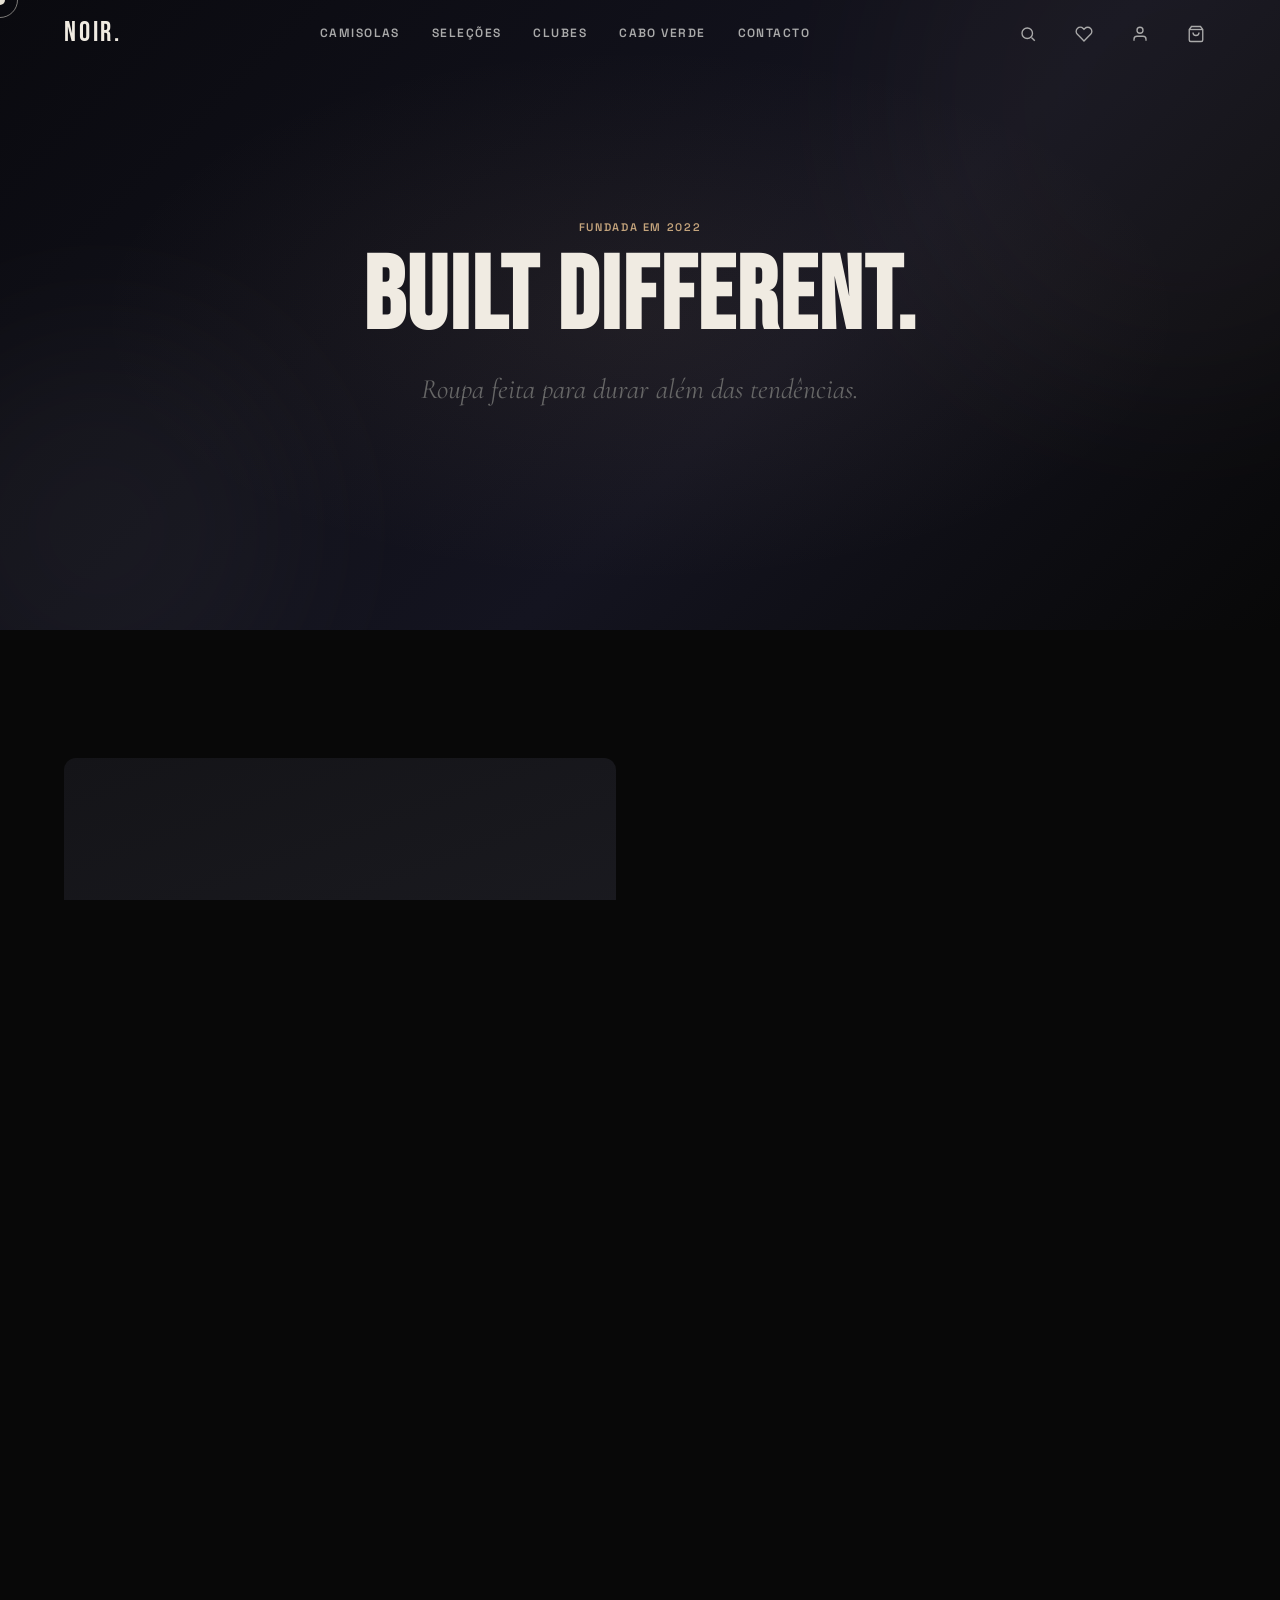
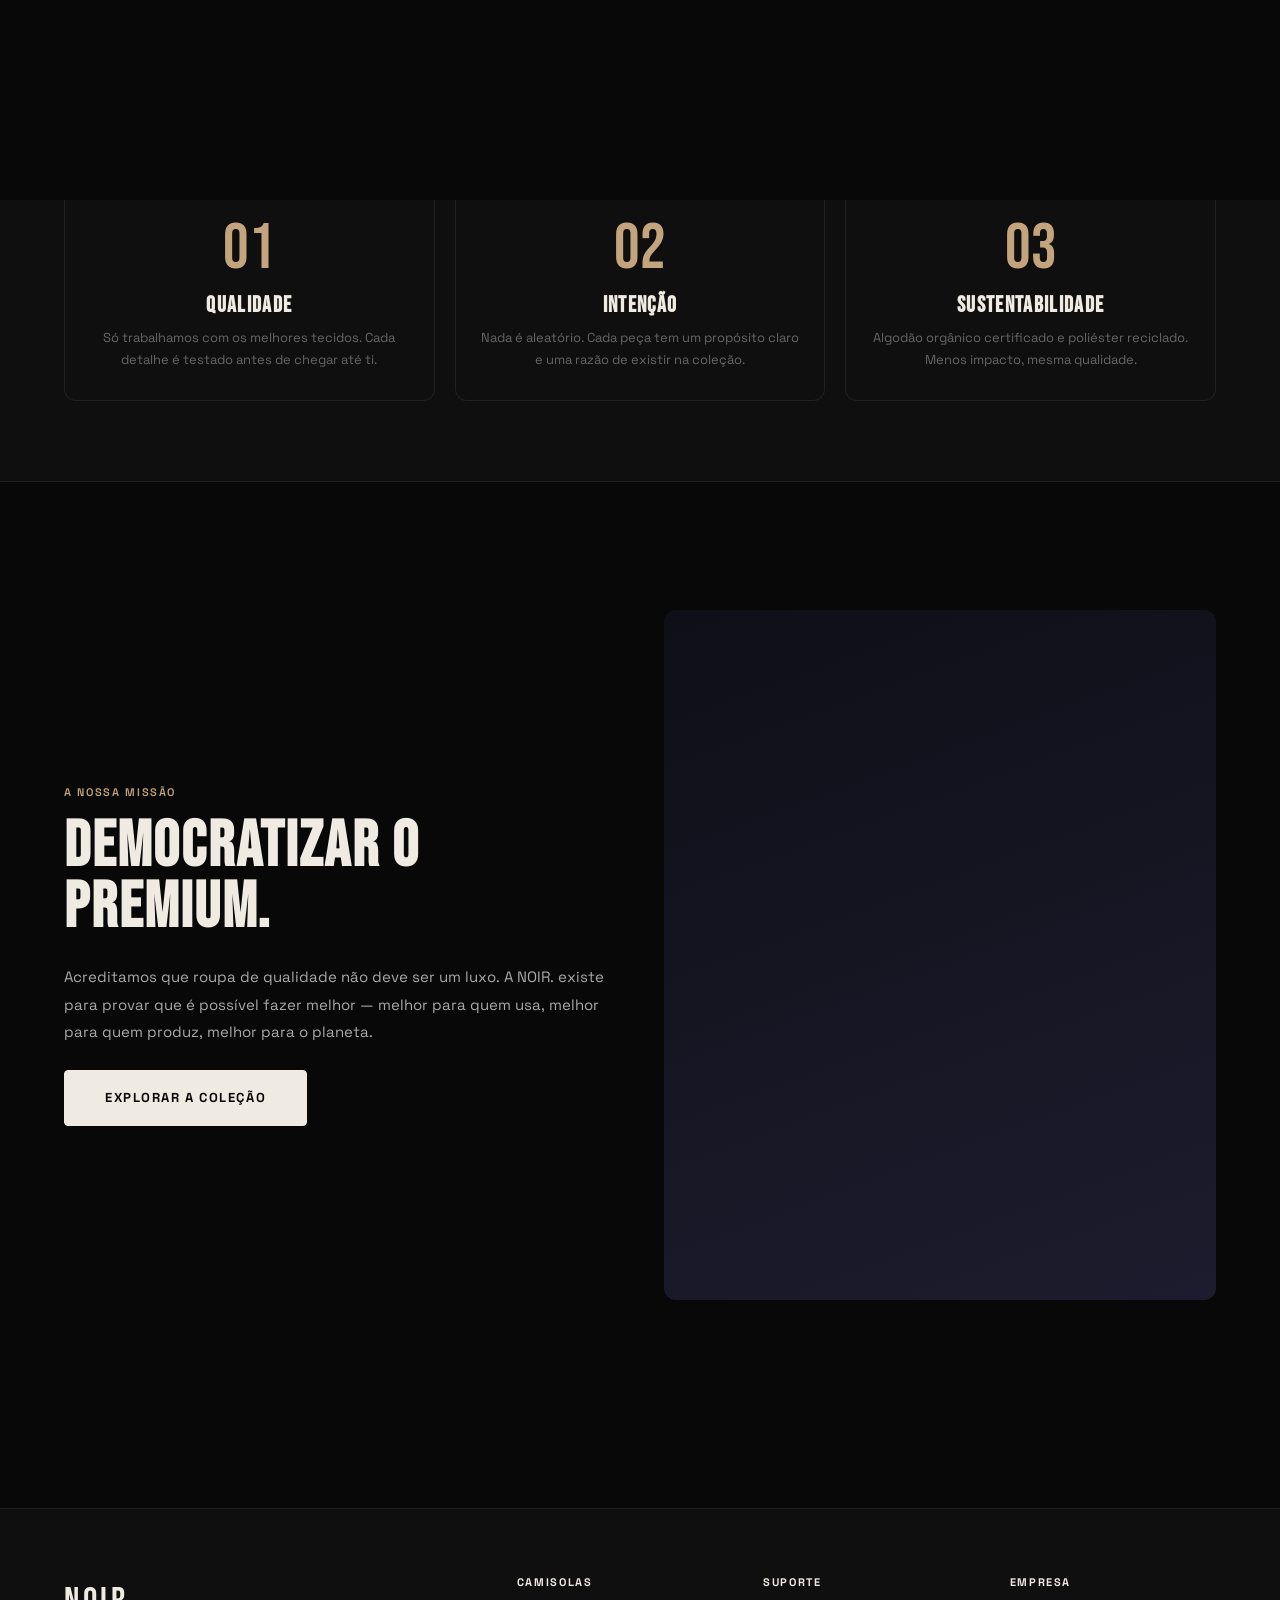
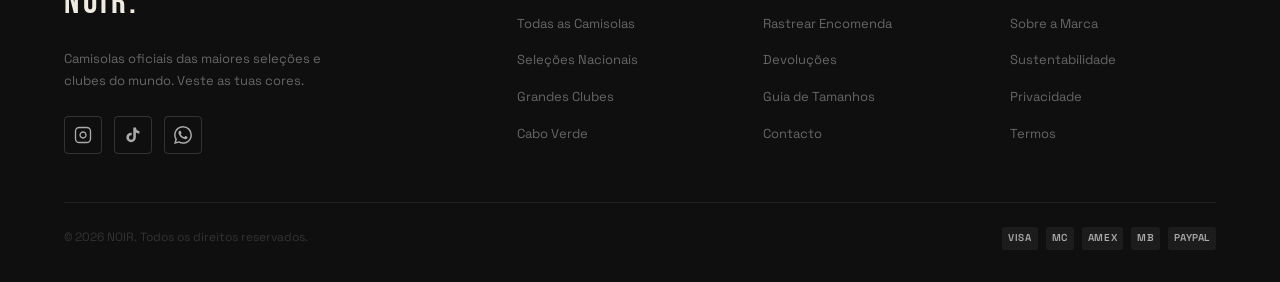
<file: about.html>
<!DOCTYPE html>
<html lang="pt">
<head>
  <meta charset="UTF-8">
  <meta name="viewport" content="width=device-width, initial-scale=1.0">
  <title>Sobre a Marca — NOIR.</title>
  <link rel="preconnect" href="https://fonts.googleapis.com">
  <link rel="stylesheet" href="css/main.css">
  <link rel="stylesheet" href="css/animations.css">
  <style>
    .about-hero {
      height: 70vh;
      min-height: 480px;
      background: linear-gradient(135deg, #0a0a0f 0%, #141420 60%, #080808 100%);
      display: flex;
      align-items: center;
      justify-content: center;
      text-align: center;
      position: relative;
      overflow: hidden;
    }
    .about-hero::after {
      content:'';
      position:absolute;
      inset:0;
      background: radial-gradient(ellipse at center, rgba(196,164,124,0.08) 0%, transparent 60%);
    }
    .values-grid {
      display: grid;
      grid-template-columns: repeat(3, 1fr);
      gap: var(--s5);
      margin-top: var(--s10);
    }
    .value-card {
      background: var(--bg-2);
      border: 1px solid var(--border);
      border-radius: var(--r4);
      padding: var(--s7, 28px) var(--s6);
      text-align: center;
    }
    .value-num {
      font-family: var(--font-display);
      font-size: 64px;
      color: var(--accent);
      line-height: 1;
      margin-bottom: var(--s3);
    }
    .split-section {
      display: grid;
      grid-template-columns: 1fr 1fr;
      gap: var(--s12);
      align-items: center;
    }
    .split-img {
      aspect-ratio: 4/5;
      background: var(--bg-3);
      border-radius: var(--r4);
      overflow: hidden;
    }
    @media (max-width: 900px) {
      .values-grid { grid-template-columns: 1fr 1fr; }
      .split-section { grid-template-columns: 1fr; }
    }
    @media (max-width: 600px) {
      .values-grid { grid-template-columns: 1fr; }
    }
  </style>
</head>
<body>
<div id="header"></div>

<!-- Hero -->
<section class="about-hero">
  <div class="bg-blob bg-blob-1"></div>
  <div class="bg-blob bg-blob-2"></div>
  <div style="position:relative;z-index:1;padding:0 var(--pad)">
    <div class="label reveal" style="color:var(--accent);margin-bottom:16px">Fundada em 2022</div>
    <h1 class="display-lg reveal">Built Different.</h1>
    <p class="editorial reveal" style="margin-top:20px;color:var(--text-3)">Roupa feita para durar além das tendências.</p>
  </div>
</section>

<!-- Story -->
<section class="section-lg">
  <div class="container">
    <div class="split-section">
      <div class="split-img reveal-left">
        <div class="product-placeholder ph-1" style="width:100%;height:100%"></div>
      </div>
      <div class="reveal-right">
        <div class="label" style="color:var(--accent);margin-bottom:16px">A Nossa História</div>
        <h2 class="display-md" style="margin-bottom:24px">Começou numa garagem em Lisboa.</h2>
        <p style="font-size:15px;color:var(--text-2);line-height:1.85;margin-bottom:16px">
          Em 2022, cansados de marcas que prometiam qualidade mas entregavam descartável, dois amigos decidiram criar a marca que queriam usar.
        </p>
        <p style="font-size:15px;color:var(--text-2);line-height:1.85;margin-bottom:16px">
          A NOIR. nasceu do princípio simples de que roupa de qualidade não precisa de ser inacessível. Cada peça é desenvolvida com obsessão pelos detalhes — desde a escolha do tecido ao último ponto de costura.
        </p>
        <p style="font-size:15px;color:var(--text-2);line-height:1.85">
          Hoje vestimos milhares de pessoas em Portugal e no mundo. Mas a obsessão pela qualidade mantém-se a mesma.
        </p>
      </div>
    </div>
  </div>
</section>

<!-- Values -->
<section class="section" style="background:var(--bg-2);border-top:1px solid var(--border);border-bottom:1px solid var(--border)">
  <div class="container">
    <div style="text-align:center;margin-bottom:var(--s10)">
      <div class="label reveal" style="color:var(--accent);margin-bottom:12px">Os nossos princípios</div>
      <h2 class="display-md reveal">O que nos move</h2>
    </div>
    <div class="values-grid">
      <div class="value-card reveal">
        <div class="value-num">01</div>
        <h3 style="font-family:var(--font-display);font-size:22px;letter-spacing:.06em;text-transform:uppercase;margin-bottom:8px">Qualidade</h3>
        <p style="font-size:13px;color:var(--text-3);line-height:1.7">Só trabalhamos com os melhores tecidos. Cada detalhe é testado antes de chegar até ti.</p>
      </div>
      <div class="value-card reveal delay-2">
        <div class="value-num">02</div>
        <h3 style="font-family:var(--font-display);font-size:22px;letter-spacing:.06em;text-transform:uppercase;margin-bottom:8px">Intenção</h3>
        <p style="font-size:13px;color:var(--text-3);line-height:1.7">Nada é aleatório. Cada peça tem um propósito claro e uma razão de existir na coleção.</p>
      </div>
      <div class="value-card reveal delay-4">
        <div class="value-num">03</div>
        <h3 style="font-family:var(--font-display);font-size:22px;letter-spacing:.06em;text-transform:uppercase;margin-bottom:8px">Sustentabilidade</h3>
        <p style="font-size:13px;color:var(--text-3);line-height:1.7">Algodão orgânico certificado e poliéster reciclado. Menos impacto, mesma qualidade.</p>
      </div>
    </div>
  </div>
</section>

<!-- Mission -->
<section class="section-lg">
  <div class="container">
    <div class="split-section">
      <div class="reveal">
        <div class="label" style="color:var(--accent);margin-bottom:16px">A Nossa Missão</div>
        <h2 class="display-md" style="margin-bottom:24px">Democratizar o premium.</h2>
        <p style="font-size:15px;color:var(--text-2);line-height:1.85;margin-bottom:24px">
          Acreditamos que roupa de qualidade não deve ser um luxo. A NOIR. existe para provar que é possível fazer melhor — melhor para quem usa, melhor para quem produz, melhor para o planeta.
        </p>
        <a href="shop.html" class="btn btn-primary btn-lg">Explorar a Coleção</a>
      </div>
      <div class="split-img reveal-right">
        <div class="product-placeholder ph-4" style="width:100%;height:100%"></div>
      </div>
    </div>
  </div>
</section>

<div id="footer"></div>
<script src="js/data.js"></script>
<script src="js/app.js"></script>
<script src="js/cart.js"></script>
</body>
</html>
</file>
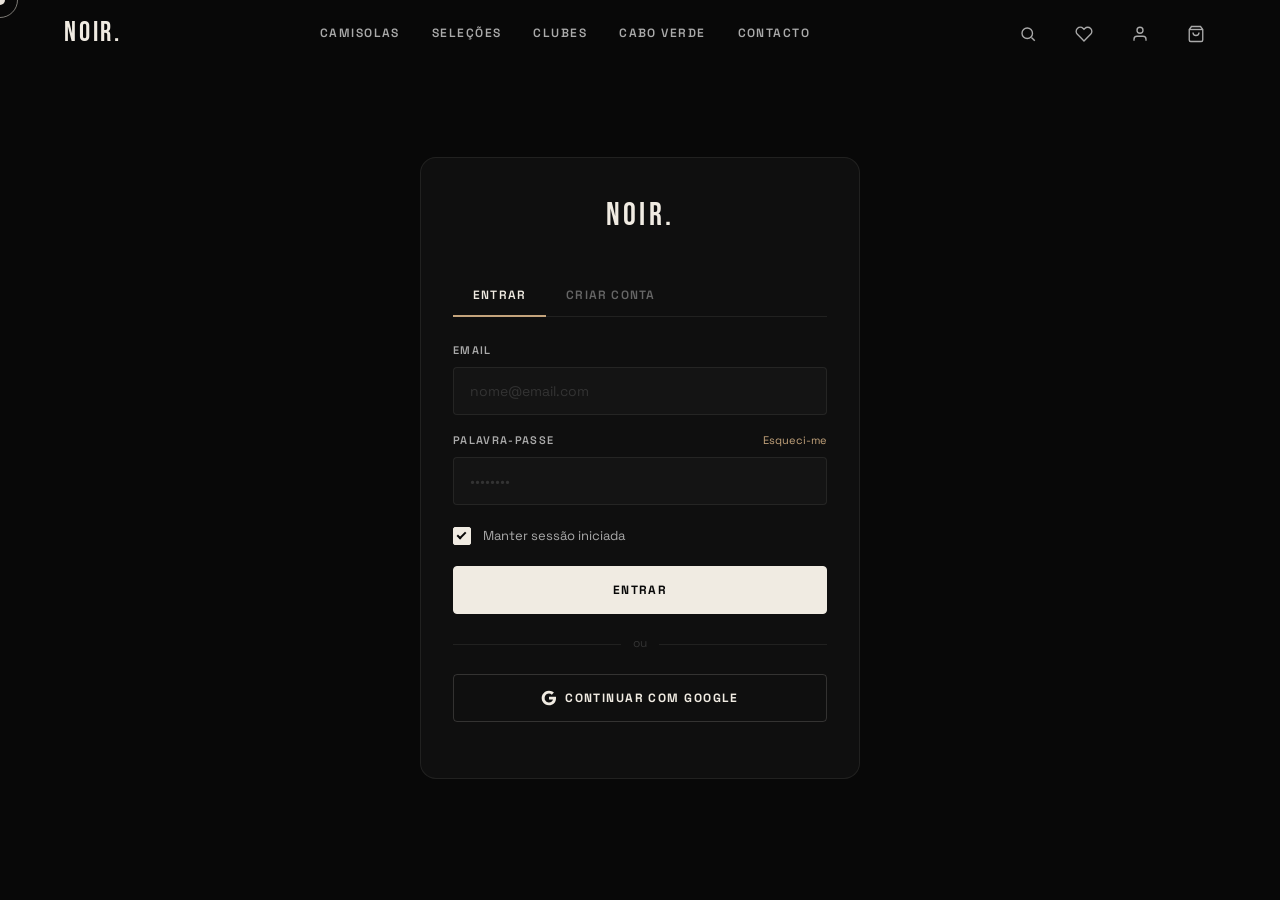
<file: account.html>
<!DOCTYPE html>
<html lang="pt">
<head>
  <meta charset="UTF-8">
  <meta name="viewport" content="width=device-width, initial-scale=1.0">
  <title>Conta — NOIR.</title>
  <link rel="preconnect" href="https://fonts.googleapis.com">
  <link rel="stylesheet" href="css/main.css">
  <link rel="stylesheet" href="css/animations.css">
  <style>
    .auth-wrap {
      min-height: 100vh;
      display: flex;
      align-items: center;
      justify-content: center;
      padding: calc(var(--nav-h) + var(--s8)) var(--pad) var(--s16);
    }
    .auth-card {
      width: 100%;
      max-width: 440px;
      background: var(--bg-2);
      border: 1px solid var(--border);
      border-radius: var(--r5);
      padding: var(--s8);
    }
    .auth-logo {
      font-family: var(--font-display);
      font-size: 32px;
      letter-spacing: .1em;
      text-align: center;
      margin-bottom: var(--s8);
      color: var(--text);
    }
  </style>
</head>
<body>
<div id="header"></div>

<div class="auth-wrap">
  <div class="auth-card">
    <div class="auth-logo">NOIR.</div>

    <!-- Tabs -->
    <div class="tabs" id="authTabs">
      <button class="tab-btn active" data-tab="login">Entrar</button>
      <button class="tab-btn" data-tab="register">Criar Conta</button>
    </div>

    <div id="authPanels">
      <!-- Login -->
      <div class="tab-panel active" data-panel="login" style="padding-top:var(--s6)">
        <form id="loginForm">
          <div class="form-group" style="margin-bottom:var(--s4)">
            <label class="form-label">Email</label>
            <input type="email" class="form-input" placeholder="nome@email.com" required>
          </div>
          <div class="form-group" style="margin-bottom:var(--s5)">
            <label class="form-label" style="display:flex;justify-content:space-between">
              Palavra-passe
              <a href="#" style="color:var(--accent);font-size:11px;letter-spacing:0;text-transform:none;font-weight:400">Esqueci-me</a>
            </label>
            <input type="password" class="form-input" placeholder="••••••••" required>
          </div>
          <label class="form-checkbox-wrap" style="margin-bottom:var(--s5)">
            <input type="checkbox" class="form-checkbox" checked>
            <span class="form-checkbox-label">Manter sessão iniciada</span>
          </label>
          <button type="submit" class="btn btn-primary btn-full">Entrar</button>
        </form>
        <div style="display:flex;align-items:center;gap:var(--s3);margin:var(--s5) 0">
          <div style="flex:1;height:1px;background:var(--border)"></div>
          <span style="font-size:12px;color:var(--text-4)">ou</span>
          <div style="flex:1;height:1px;background:var(--border)"></div>
        </div>
        <button class="btn btn-outline btn-full" onclick="showToast('Login social em breve!', 'default')">
          <svg width="16" height="16" viewBox="0 0 24 24"><path fill="currentColor" d="M22.56 12.25c0-.78-.07-1.53-.2-2.25H12v4.26h5.92c-.26 1.37-1.04 2.53-2.21 3.31v2.77h3.57c2.08-1.92 3.28-4.74 3.28-8.09z"/><path fill="currentColor" d="M12 23c2.97 0 5.46-.98 7.28-2.66l-3.57-2.77c-.98.66-2.23 1.06-3.71 1.06-2.86 0-5.29-1.93-6.16-4.53H2.18v2.84C3.99 20.53 7.7 23 12 23z"/><path fill="currentColor" d="M5.84 14.09c-.22-.66-.35-1.36-.35-2.09s.13-1.43.35-2.09V7.07H2.18C1.43 8.55 1 10.22 1 12s.43 3.45 1.18 4.93l2.85-2.22.81-.62z"/><path fill="currentColor" d="M12 5.38c1.62 0 3.06.56 4.21 1.64l3.15-3.15C17.45 2.09 14.97 1 12 1 7.7 1 3.99 3.47 2.18 7.07l3.66 2.84c.87-2.6 3.3-4.53 6.16-4.53z"/></svg>
          Continuar com Google
        </button>
      </div>

      <!-- Register -->
      <div class="tab-panel" data-panel="register" style="padding-top:var(--s6)">
        <form id="registerForm">
          <div class="form-row" style="margin-bottom:var(--s4)">
            <div class="form-group">
              <label class="form-label">Nome</label>
              <input type="text" class="form-input" placeholder="João" required>
            </div>
            <div class="form-group">
              <label class="form-label">Apelido</label>
              <input type="text" class="form-input" placeholder="Silva" required>
            </div>
          </div>
          <div class="form-group" style="margin-bottom:var(--s4)">
            <label class="form-label">Email</label>
            <input type="email" class="form-input" placeholder="nome@email.com" required>
          </div>
          <div class="form-group" style="margin-bottom:var(--s4)">
            <label class="form-label">Palavra-passe</label>
            <input type="password" class="form-input" placeholder="Mínimo 8 caracteres" minlength="8" required>
          </div>
          <label class="form-checkbox-wrap" style="margin-bottom:var(--s5)">
            <input type="checkbox" class="form-checkbox">
            <span class="form-checkbox-label">Receber ofertas exclusivas e novidades</span>
          </label>
          <button type="submit" class="btn btn-primary btn-full">Criar Conta</button>
          <p style="font-size:11px;color:var(--text-4);margin-top:10px;text-align:center">
            Ao criar conta, aceitas os nossos <a href="#" style="color:var(--accent)">Termos</a> e <a href="#" style="color:var(--accent)">Privacidade</a>.
          </p>
        </form>
      </div>
    </div>
  </div>
</div>

<div id="footer" style="display:none"></div>
<script src="js/data.js"></script>
<script src="js/app.js"></script>
<script src="js/cart.js"></script>
<script>
document.getElementById('loginForm')?.addEventListener('submit', e => {
  e.preventDefault();
  showToast('Bem-vindo de volta!', 'success');
  setTimeout(() => window.location.href = 'index.html', 1200);
});
document.getElementById('registerForm')?.addEventListener('submit', e => {
  e.preventDefault();
  showToast('Conta criada com sucesso! Bem-vindo à NOIR.', 'success');
  setTimeout(() => window.location.href = 'index.html', 1200);
});
</script>
</body>
</html>
</file>
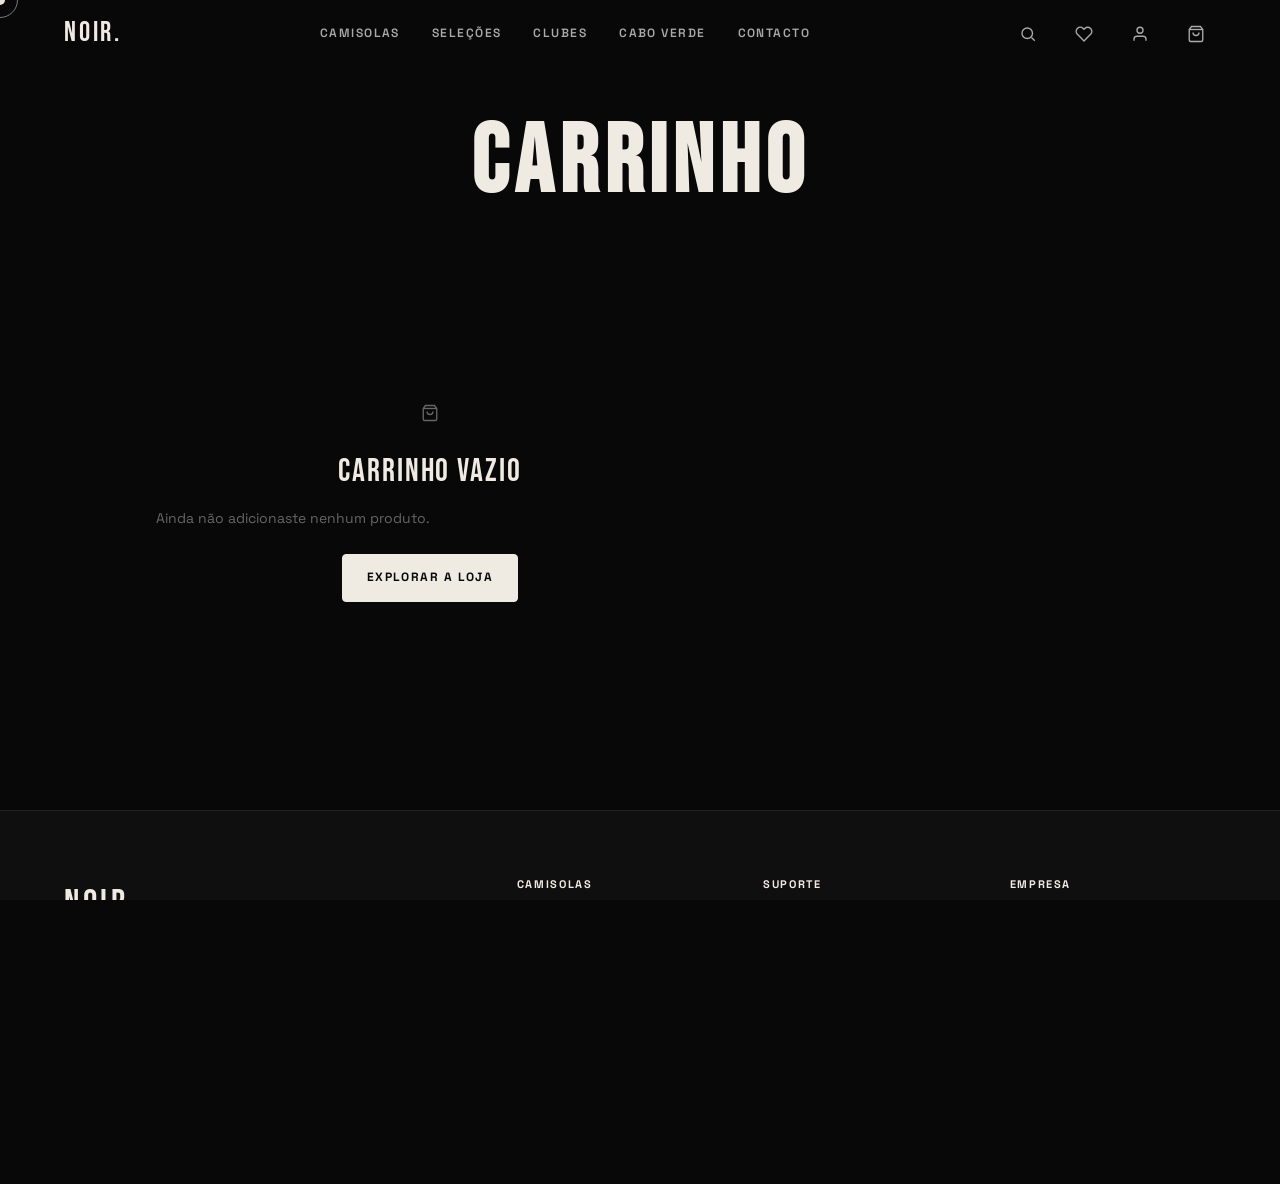
<file: cart.html>
<!DOCTYPE html>
<html lang="pt">
<head>
  <meta charset="UTF-8">
  <meta name="viewport" content="width=device-width, initial-scale=1.0">
  <title>Carrinho — NOIR.</title>
  <link rel="preconnect" href="https://fonts.googleapis.com">
  <link rel="stylesheet" href="css/main.css">
  <link rel="stylesheet" href="css/animations.css">
  <style>
    .cart-page-layout {
      display: grid;
      grid-template-columns: 1fr 380px;
      gap: var(--s10);
      align-items: start;
    }
    @media (max-width: 900px) {
      .cart-page-layout { grid-template-columns: 1fr; }
    }
  </style>
</head>
<body>
<div id="header"></div>

<div class="page-header">
  <div class="container">
    <h1 class="page-header-title">Carrinho</h1>
  </div>
</div>

<div class="container section-sm">
  <div class="cart-page-layout">
    <div id="cartPageItems"></div>
    <div id="cartPageSummary"></div>
  </div>
</div>

<div id="footer"></div>
<script src="js/data.js"></script>
<script src="js/app.js"></script>
<script src="js/cart.js"></script>
</body>
</html>
</file>
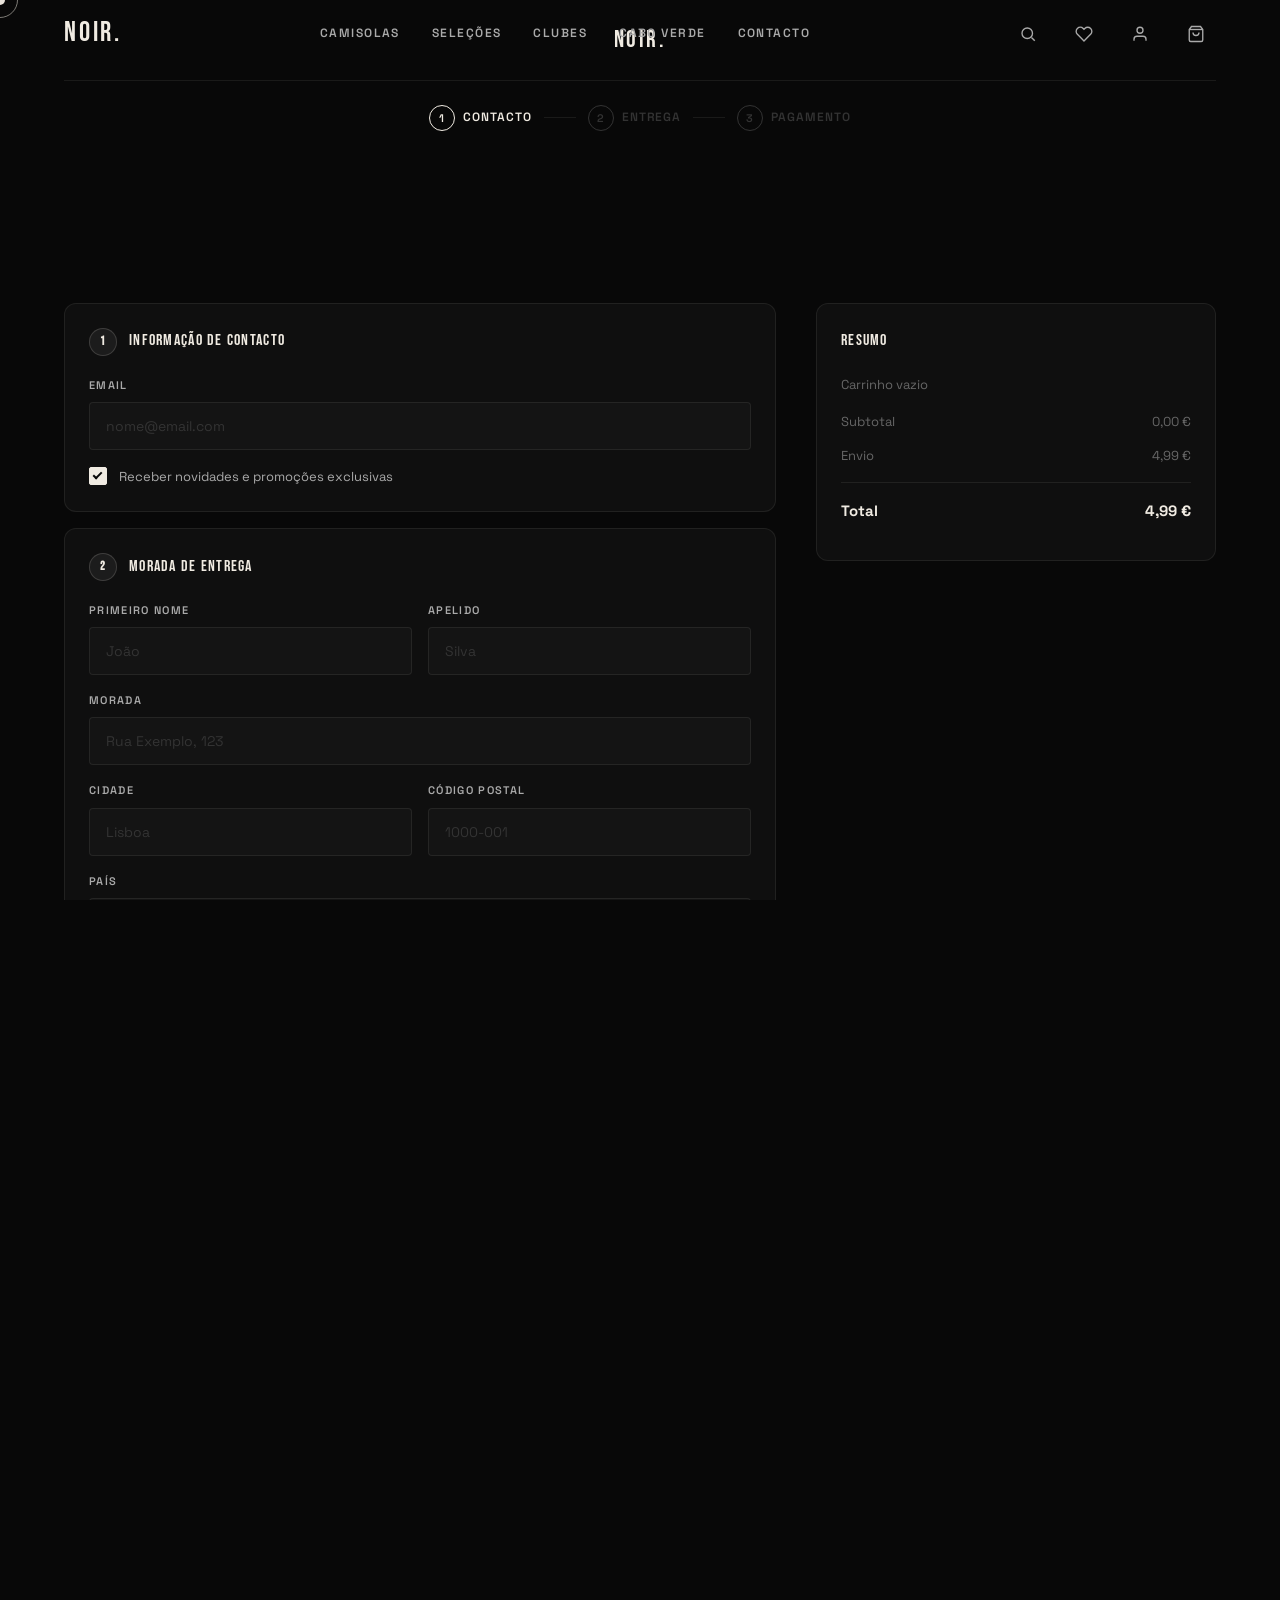
<file: checkout.html>
<!DOCTYPE html>
<html lang="pt">
<head>
  <meta charset="UTF-8">
  <meta name="viewport" content="width=device-width, initial-scale=1.0">
  <title>Checkout — NOIR.</title>
  <link rel="preconnect" href="https://fonts.googleapis.com">
  <link rel="stylesheet" href="css/main.css">
  <link rel="stylesheet" href="css/animations.css">
  <style>
    .checkout-layout {
      display: grid;
      grid-template-columns: 1fr 400px;
      gap: var(--s10);
      align-items: start;
      padding: calc(var(--nav-h) + var(--s10)) 0 var(--s16);
    }
    .checkout-form-section {
      background: var(--bg-2);
      border: 1px solid var(--border);
      border-radius: var(--r4);
      padding: var(--s6);
      margin-bottom: var(--s4);
    }
    .checkout-form-section-title {
      font-family: var(--font-display);
      font-size: 16px;
      letter-spacing: .08em;
      text-transform: uppercase;
      margin-bottom: var(--s5);
      display: flex;
      align-items: center;
      gap: var(--s3);
    }
    .step-circle {
      width: 28px; height: 28px;
      border-radius: 50%;
      background: var(--bg-4);
      border: 1.5px solid var(--border-2);
      display: flex;
      align-items: center;
      justify-content: center;
      font-size: 12px;
      font-weight: 700;
      flex-shrink: 0;
    }
    .payment-methods {
      display: grid;
      grid-template-columns: repeat(3, 1fr);
      gap: var(--s2);
      margin-bottom: var(--s5);
    }
    .payment-method {
      border: 1.5px solid var(--border);
      border-radius: var(--r3);
      padding: var(--s3);
      text-align: center;
      cursor: pointer;
      transition: all var(--t1);
      font-size: 12px;
      font-weight: 600;
      color: var(--text-3);
    }
    .payment-method:hover { border-color: var(--border-2); color: var(--text); }
    .payment-method.active { border-color: var(--accent); color: var(--text); background: rgba(196,164,124,0.06); }
    .payment-method-icon { font-size: 20px; margin-bottom: 4px; }
    @media (max-width: 900px) {
      .checkout-layout { grid-template-columns: 1fr; }
    }
    @media (max-width: 600px) {
      .payment-methods { grid-template-columns: 1fr 1fr; }
    }
  </style>
</head>
<body>
<div id="header"></div>

<div class="container">
  <!-- Logo centered for checkout -->
  <div style="text-align:center;padding:var(--s5) 0;border-bottom:1px solid var(--border)">
    <a href="index.html" style="font-family:var(--font-display);font-size:24px;letter-spacing:.1em;color:var(--text)">NOIR.</a>
  </div>

  <!-- Steps -->
  <div class="checkout-steps" style="padding:var(--s6) 0">
    <div class="checkout-step active" id="step1">
      <div class="step-num">1</div>
      <span>Contacto</span>
    </div>
    <div class="checkout-step-divider"></div>
    <div class="checkout-step" id="step2">
      <div class="step-num">2</div>
      <span>Entrega</span>
    </div>
    <div class="checkout-step-divider"></div>
    <div class="checkout-step" id="step3">
      <div class="step-num">3</div>
      <span>Pagamento</span>
    </div>
  </div>

  <div class="checkout-layout">
    <!-- Form -->
    <div>
      <!-- Contact -->
      <div class="checkout-form-section" id="sectionContact">
        <div class="checkout-form-section-title">
          <span class="step-circle">1</span> Informação de Contacto
        </div>
        <div class="form-group" style="margin-bottom:var(--s4)">
          <label class="form-label">Email</label>
          <input type="email" class="form-input" id="email" placeholder="nome@email.com" required>
        </div>
        <label class="form-checkbox-wrap">
          <input type="checkbox" class="form-checkbox" checked>
          <span class="form-checkbox-label">Receber novidades e promoções exclusivas</span>
        </label>
      </div>

      <!-- Shipping -->
      <div class="checkout-form-section" id="sectionShipping">
        <div class="checkout-form-section-title">
          <span class="step-circle">2</span> Morada de Entrega
        </div>
        <div class="form-row" style="margin-bottom:var(--s4)">
          <div class="form-group">
            <label class="form-label">Primeiro Nome</label>
            <input type="text" class="form-input" placeholder="João" required>
          </div>
          <div class="form-group">
            <label class="form-label">Apelido</label>
            <input type="text" class="form-input" placeholder="Silva" required>
          </div>
        </div>
        <div class="form-group" style="margin-bottom:var(--s4)">
          <label class="form-label">Morada</label>
          <input type="text" class="form-input" placeholder="Rua Exemplo, 123" required>
        </div>
        <div class="form-row" style="margin-bottom:var(--s4)">
          <div class="form-group">
            <label class="form-label">Cidade</label>
            <input type="text" class="form-input" placeholder="Lisboa" required>
          </div>
          <div class="form-group">
            <label class="form-label">Código Postal</label>
            <input type="text" class="form-input" placeholder="1000-001" required>
          </div>
        </div>
        <div class="form-group">
          <label class="form-label">País</label>
          <select class="form-select">
            <option value="PT" selected>Portugal</option>
            <option value="ES">Espanha</option>
            <option value="FR">França</option>
            <option value="DE">Alemanha</option>
            <option value="GB">Reino Unido</option>
          </select>
        </div>
        <div style="margin-top:var(--s5)">
          <div class="label" style="margin-bottom:var(--s3)">Método de Envio</div>
          <label style="display:flex;align-items:center;justify-content:space-between;padding:var(--s4);border:1.5px solid var(--accent);border-radius:var(--r3);cursor:pointer;margin-bottom:var(--s2)">
            <div style="display:flex;align-items:center;gap:var(--s3)">
              <input type="radio" name="shipping" checked style="accent-color:var(--accent)">
              <div>
                <div style="font-size:13px;font-weight:600">Standard · 3-5 dias úteis</div>
                <div style="font-size:12px;color:var(--text-3)">Grátis em encomendas acima de €80</div>
              </div>
            </div>
            <span style="font-size:13px;font-weight:600" id="shippingCost">€4.99</span>
          </label>
          <label style="display:flex;align-items:center;justify-content:space-between;padding:var(--s4);border:1px solid var(--border);border-radius:var(--r3);cursor:pointer">
            <div style="display:flex;align-items:center;gap:var(--s3)">
              <input type="radio" name="shipping" style="accent-color:var(--accent)">
              <div>
                <div style="font-size:13px;font-weight:600">Expresso · 1-2 dias úteis</div>
              </div>
            </div>
            <span style="font-size:13px;font-weight:600">€9.99</span>
          </label>
        </div>
      </div>

      <!-- Payment -->
      <div class="checkout-form-section" id="sectionPayment">
        <div class="checkout-form-section-title">
          <span class="step-circle">3</span> Pagamento
        </div>
        <div class="payment-methods">
          <div class="payment-method active" onclick="selectPayment(this,'card')">
            <div class="payment-method-icon">💳</div>
            Cartão
          </div>
          <div class="payment-method" onclick="selectPayment(this,'mbway')">
            <div class="payment-method-icon">📱</div>
            MBWay
          </div>
          <div class="payment-method" onclick="selectPayment(this,'paypal')">
            <div class="payment-method-icon">🅿️</div>
            PayPal
          </div>
        </div>

        <!-- Card fields -->
        <div id="cardFields">
          <div class="form-group" style="margin-bottom:var(--s4)">
            <label class="form-label">Número do Cartão</label>
            <input type="text" class="form-input" placeholder="0000 0000 0000 0000" maxlength="19" id="cardNum">
          </div>
          <div class="form-row">
            <div class="form-group">
              <label class="form-label">Validade</label>
              <input type="text" class="form-input" placeholder="MM/AA" maxlength="5">
            </div>
            <div class="form-group">
              <label class="form-label">CVV</label>
              <input type="text" class="form-input" placeholder="123" maxlength="4">
            </div>
          </div>
        </div>
        <!-- MBWay fields -->
        <div id="mbwayFields" style="display:none">
          <div class="form-group">
            <label class="form-label">Número de Telemóvel</label>
            <input type="tel" class="form-input" placeholder="+351 9XX XXX XXX">
          </div>
          <p style="font-size:13px;color:var(--text-3);margin-top:8px">Receberás uma notificação na app MBWay para confirmar o pagamento.</p>
        </div>
        <!-- PayPal -->
        <div id="paypalFields" style="display:none">
          <p style="font-size:13px;color:var(--text-3)">Serás redirecionado para o PayPal para completar o pagamento em segurança.</p>
        </div>

        <div style="margin-top:var(--s5);padding:var(--s3) var(--s4);background:var(--bg-3);border-radius:var(--r2);display:flex;align-items:center;gap:8px;font-size:12px;color:var(--text-3)">
          🔒 Os teus dados de pagamento são encriptados e 100% seguros.
        </div>
      </div>

      <button class="btn btn-primary btn-full btn-lg" onclick="placeOrder()">Confirmar Encomenda</button>
      <a href="cart.html" style="display:block;text-align:center;font-size:12px;color:var(--text-3);margin-top:12px">← Voltar ao carrinho</a>
    </div>

    <!-- Order summary sidebar -->
    <div style="position:sticky;top:calc(var(--nav-h) + var(--s6))">
      <div class="order-summary">
        <div class="order-summary-title">Resumo</div>
        <div id="checkoutItems" style="margin-bottom:var(--s4)"></div>
        <div class="order-line">
          <span>Subtotal</span>
          <span id="coSubtotal">€0,00</span>
        </div>
        <div class="order-line">
          <span>Envio</span>
          <span id="coShipping" style="color:var(--green)">GRÁTIS</span>
        </div>
        <div class="order-line total">
          <span>Total</span>
          <span id="coTotal">€0,00</span>
        </div>
      </div>
    </div>
  </div>
</div>

<div id="footer" style="display:none"></div>

<script src="js/data.js"></script>
<script src="js/app.js"></script>
<script src="js/cart.js"></script>
<script>
function selectPayment(el, type) {
  document.querySelectorAll('.payment-method').forEach(m => m.classList.remove('active'));
  el.classList.add('active');
  document.getElementById('cardFields').style.display   = type === 'card' ? '' : 'none';
  document.getElementById('mbwayFields').style.display  = type === 'mbway' ? '' : 'none';
  document.getElementById('paypalFields').style.display = type === 'paypal' ? '' : 'none';
}
window.selectPayment = selectPayment;

function placeOrder() {
  const email = document.getElementById('email')?.value;
  if (!email) { showToast('Preenche o email.', 'error'); return; }
  const btn = event.target;
  btn.classList.add('btn-loading');
  btn.textContent = '';
  setTimeout(() => {
    cartClear();
    btn.classList.remove('btn-loading');
    showToast('Encomenda confirmada! Obrigado. 🎉', 'success');
    setTimeout(() => window.location.href = 'tracking.html', 1800);
  }, 1800);
}
window.placeOrder = placeOrder;

// Format card number
document.getElementById('cardNum')?.addEventListener('input', e => {
  let v = e.target.value.replace(/\D/g,'').slice(0,16);
  e.target.value = v.replace(/(.{4})/g,'$1 ').trim();
});

document.addEventListener('DOMContentLoaded', () => {
  const cart = getCart();
  const itemsEl = document.getElementById('checkoutItems');
  if (itemsEl) {
    itemsEl.innerHTML = cart.map(i => `
      <div style="display:flex;gap:10px;margin-bottom:10px;align-items:center">
        <div style="width:52px;height:64px;border-radius:4px;overflow:hidden;background:var(--bg-3);flex-shrink:0;position:relative">
          <div class="product-placeholder ${i.ph}" style="width:100%;height:100%"></div>
          <span style="position:absolute;top:-6px;right:-6px;width:18px;height:18px;border-radius:50%;background:var(--bg-5);display:flex;align-items:center;justify-content:center;font-size:10px;font-weight:700">${i.qty}</span>
        </div>
        <div style="flex:1;min-width:0">
          <div style="font-size:13px;font-weight:500;white-space:nowrap;overflow:hidden;text-overflow:ellipsis">${i.name}</div>
          <div style="font-size:11px;color:var(--text-3)">${i.size}</div>
        </div>
        <div style="font-size:13px;font-weight:600">${fmt(i.price * i.qty)}</div>
      </div>
    `).join('') || '<p style="font-size:13px;color:var(--text-3)">Carrinho vazio</p>';
  }
  const t = cartTotals();
  const coSub = document.getElementById('coSubtotal');
  const coShip = document.getElementById('coShipping');
  const coTotal = document.getElementById('coTotal');
  if (coSub) coSub.textContent = fmt(t.subtotal);
  if (coShip) { coShip.textContent = t.shipping === 0 ? 'GRÁTIS' : fmt(t.shipping); coShip.style.color = t.shipping===0?'var(--green)':''; }
  if (coTotal) coTotal.textContent = fmt(t.total);
  // Shipping cost label
  const scEl = document.getElementById('shippingCost');
  if (scEl) scEl.textContent = t.shipping === 0 ? 'GRÁTIS' : fmt(t.shipping);
});
</script>
</body>
</html>
</file>
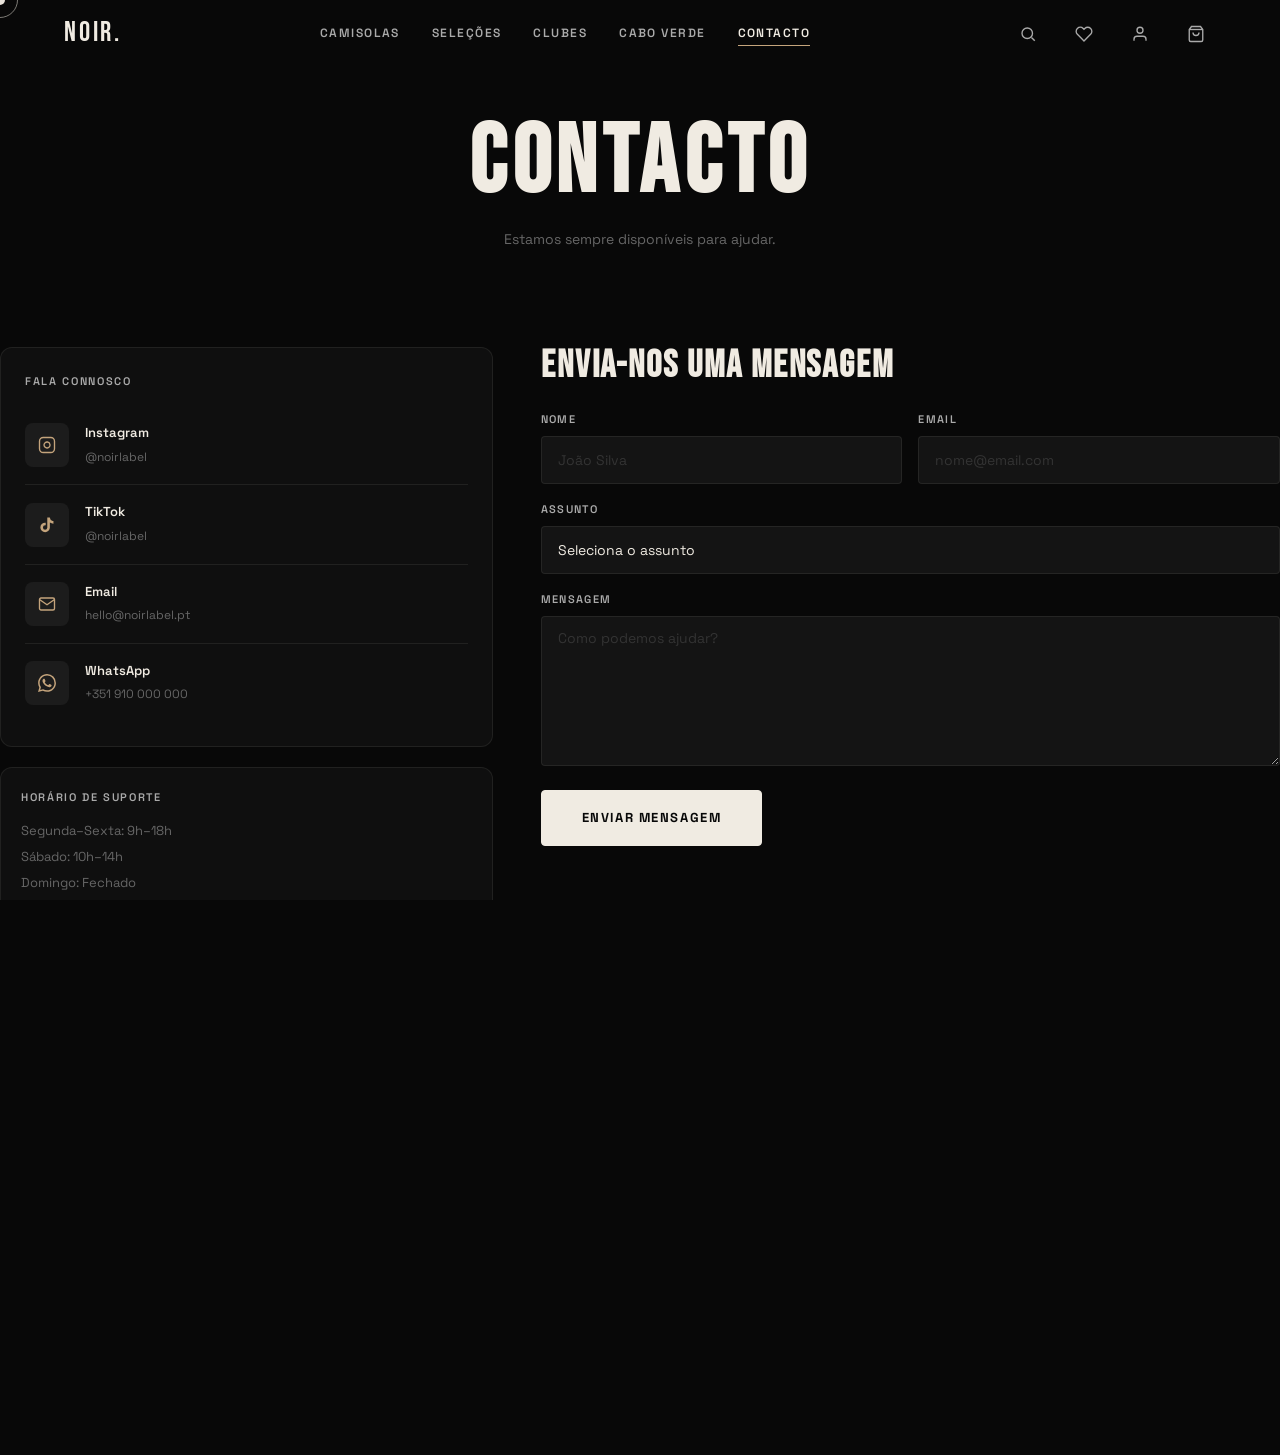
<file: contact.html>
<!DOCTYPE html>
<html lang="pt">
<head>
  <meta charset="UTF-8">
  <meta name="viewport" content="width=device-width, initial-scale=1.0">
  <title>Contacto — NOIR.</title>
  <link rel="preconnect" href="https://fonts.googleapis.com">
  <link rel="stylesheet" href="css/main.css">
  <link rel="stylesheet" href="css/animations.css">
  <style>
    .contact-layout {
      display: grid;
      grid-template-columns: 1fr 1.5fr;
      gap: var(--s12);
      align-items: start;
    }
    .contact-info-card {
      background: var(--bg-2);
      border: 1px solid var(--border);
      border-radius: var(--r4);
      padding: var(--s6);
    }
    .contact-channel {
      display: flex;
      align-items: center;
      gap: var(--s4);
      padding: var(--s4) 0;
      border-bottom: 1px solid var(--border);
    }
    .contact-channel:last-child { border-bottom: none; }
    .contact-channel-icon {
      width: 44px; height: 44px;
      background: var(--bg-4);
      border-radius: var(--r3);
      display: flex;
      align-items: center;
      justify-content: center;
      color: var(--accent);
      flex-shrink: 0;
    }
    @media (max-width: 900px) {
      .contact-layout { grid-template-columns: 1fr; }
    }
  </style>
</head>
<body>
<div id="header"></div>

<div class="page-header">
  <div class="container">
    <h1 class="page-header-title">Contacto</h1>
    <p class="page-header-sub">Estamos sempre disponíveis para ajudar.</p>
  </div>
</div>

<div class="container section-sm">
  <div class="contact-layout">
    <!-- Info -->
    <div>
      <div class="contact-info-card reveal">
        <div class="label" style="margin-bottom:var(--s4)">Fala connosco</div>
        <div class="contact-channel">
          <div class="contact-channel-icon">
            <svg width="18" height="18" viewBox="0 0 24 24" fill="none" stroke="currentColor" stroke-width="1.8"><rect x="2" y="2" width="20" height="20" rx="5"/><path d="M16 11.37A4 4 0 1112.63 8 4 4 0 0116 11.37z"/><line x1="17.5" y1="6.5" x2="17.51" y2="6.5"/></svg>
          </div>
          <div>
            <div style="font-size:13px;font-weight:600">Instagram</div>
            <a href="#" style="font-size:12px;color:var(--text-3)">@noirlabel</a>
          </div>
        </div>
        <div class="contact-channel">
          <div class="contact-channel-icon">
            <svg width="18" height="18" viewBox="0 0 24 24" fill="currentColor"><path d="M19.59 6.69a4.83 4.83 0 01-3.77-4.25V2h-3.45v13.67a2.89 2.89 0 01-2.88 2.5 2.89 2.89 0 01-2.89-2.89 2.89 2.89 0 012.89-2.89c.28 0 .54.04.79.1V9.01a6.33 6.33 0 00-.79-.05 6.34 6.34 0 00-6.34 6.34 6.34 6.34 0 006.34 6.34 6.34 6.34 0 006.33-6.34V8.77a8.16 8.16 0 004.77 1.52V6.82a4.85 4.85 0 01-1-.13z"/></svg>
          </div>
          <div>
            <div style="font-size:13px;font-weight:600">TikTok</div>
            <a href="#" style="font-size:12px;color:var(--text-3)">@noirlabel</a>
          </div>
        </div>
        <div class="contact-channel">
          <div class="contact-channel-icon">
            <svg width="18" height="18" viewBox="0 0 24 24" fill="none" stroke="currentColor" stroke-width="1.8"><path d="M4 4h16c1.1 0 2 .9 2 2v12c0 1.1-.9 2-2 2H4c-1.1 0-2-.9-2-2V6c0-1.1.9-2 2-2z"/><polyline points="22,6 12,13 2,6"/></svg>
          </div>
          <div>
            <div style="font-size:13px;font-weight:600">Email</div>
            <a href="mailto:hello@noirlabel.pt" style="font-size:12px;color:var(--text-3)">hello@noirlabel.pt</a>
          </div>
        </div>
        <div class="contact-channel">
          <div class="contact-channel-icon">
            <svg width="18" height="18" viewBox="0 0 24 24" fill="currentColor"><path d="M17.472 14.382c-.297-.149-1.758-.867-2.03-.967-.273-.099-.471-.148-.67.15-.197.297-.767.966-.94 1.164-.173.199-.347.223-.644.075-.297-.15-1.255-.463-2.39-1.475-.883-.788-1.48-1.761-1.653-2.059-.173-.297-.018-.458.13-.606.134-.133.298-.347.446-.52.149-.174.198-.298.298-.497.099-.198.05-.371-.025-.52-.075-.149-.669-1.612-.916-2.207-.242-.579-.487-.5-.669-.51-.173-.008-.371-.01-.57-.01-.198 0-.52.074-.792.372-.272.297-1.04 1.016-1.04 2.479 0 1.462 1.065 2.875 1.213 3.074.149.198 2.096 3.2 5.077 4.487.709.306 1.262.489 1.694.625.712.227 1.36.195 1.871.118.571-.085 1.758-.719 2.006-1.413.248-.694.248-1.289.173-1.413-.074-.124-.272-.198-.57-.347m-5.421 7.403h-.004a9.87 9.87 0 01-5.031-1.378l-.361-.214-3.741.982.998-3.648-.235-.374a9.86 9.86 0 01-1.51-5.26c.001-5.45 4.436-9.884 9.888-9.884 2.64 0 5.122 1.03 6.988 2.898a9.825 9.825 0 012.893 6.994c-.003 5.45-4.437 9.884-9.885 9.884m8.413-18.297A11.815 11.815 0 0012.05 0C5.495 0 .16 5.335.157 11.892c0 2.096.547 4.142 1.588 5.945L.057 24l6.305-1.654a11.882 11.882 0 005.683 1.448h.005c6.554 0 11.89-5.335 11.893-11.893a11.821 11.821 0 00-3.48-8.413z"/></svg>
          </div>
          <div>
            <div style="font-size:13px;font-weight:600">WhatsApp</div>
            <a href="#" style="font-size:12px;color:var(--text-3)">+351 910 000 000</a>
          </div>
        </div>
      </div>

      <div style="margin-top:var(--s5);padding:var(--s5);background:var(--bg-2);border:1px solid var(--border);border-radius:var(--r4)" class="reveal">
        <div class="label" style="margin-bottom:var(--s3)">Horário de Suporte</div>
        <div style="font-size:13px;color:var(--text-3);line-height:2">
          Segunda–Sexta: 9h–18h<br>
          Sábado: 10h–14h<br>
          Domingo: Fechado
        </div>
        <div style="margin-top:var(--s4);font-size:12px;color:var(--text-4)">
          Resposta média em menos de 2 horas.
        </div>
      </div>
    </div>

    <!-- Form -->
    <div class="reveal">
      <h2 class="display-sm" style="margin-bottom:var(--s6)">Envia-nos uma mensagem</h2>
      <form id="contactForm">
        <div class="form-row" style="margin-bottom:var(--s4)">
          <div class="form-group">
            <label class="form-label">Nome</label>
            <input type="text" class="form-input" placeholder="João Silva" required>
          </div>
          <div class="form-group">
            <label class="form-label">Email</label>
            <input type="email" class="form-input" placeholder="nome@email.com" required>
          </div>
        </div>
        <div class="form-group" style="margin-bottom:var(--s4)">
          <label class="form-label">Assunto</label>
          <select class="form-select">
            <option value="">Seleciona o assunto</option>
            <option>Encomenda / Rastreamento</option>
            <option>Devolução / Troca</option>
            <option>Produto / Tamanho</option>
            <option>Parceria / Colaboração</option>
            <option>Outro</option>
          </select>
        </div>
        <div class="form-group" style="margin-bottom:var(--s6)">
          <label class="form-label">Mensagem</label>
          <textarea class="form-textarea" placeholder="Como podemos ajudar?" required style="min-height:150px"></textarea>
        </div>
        <button type="submit" class="btn btn-primary btn-lg">Enviar Mensagem</button>
      </form>
    </div>
  </div>
</div>

<div id="footer"></div>
<script src="js/data.js"></script>
<script src="js/app.js"></script>
<script src="js/cart.js"></script>
<script>
document.getElementById('contactForm')?.addEventListener('submit', e => {
  e.preventDefault();
  e.target.reset();
  showToast('Mensagem enviada! Respondemos em breve.', 'success');
});
</script>
</body>
</html>
</file>
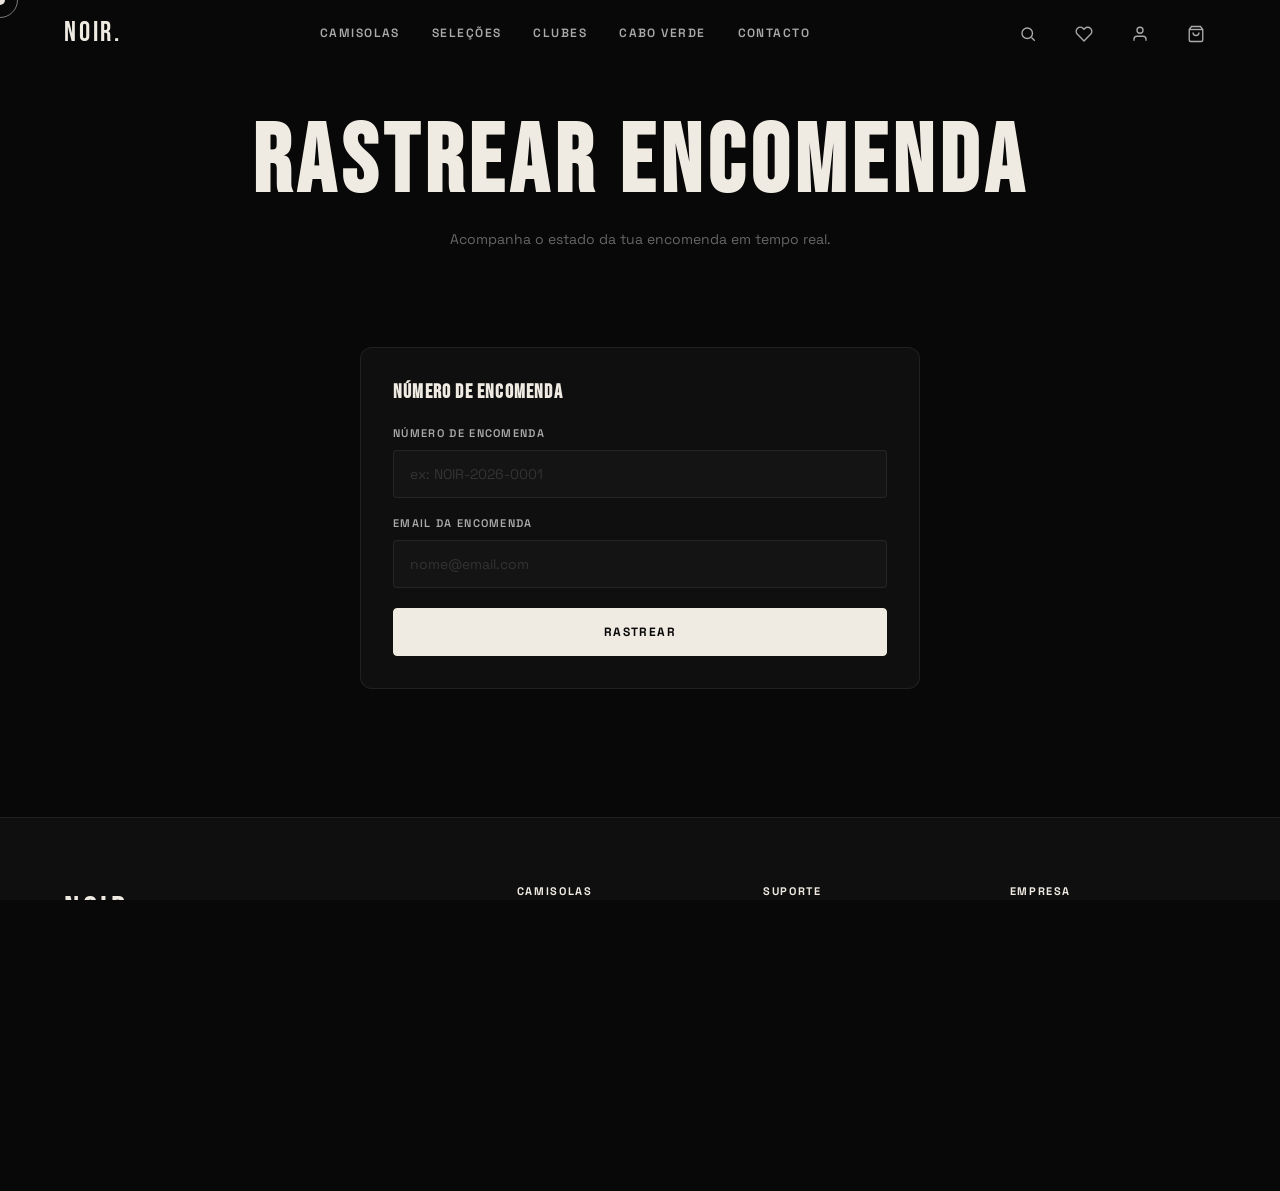
<file: tracking.html>
<!DOCTYPE html>
<html lang="pt">
<head>
  <meta charset="UTF-8">
  <meta name="viewport" content="width=device-width, initial-scale=1.0">
  <title>Rastrear Encomenda — NOIR.</title>
  <link rel="preconnect" href="https://fonts.googleapis.com">
  <link rel="stylesheet" href="css/main.css">
  <link rel="stylesheet" href="css/animations.css">
  <style>
    .tracking-card {
      background: var(--bg-2);
      border: 1px solid var(--border);
      border-radius: var(--r4);
      padding: var(--s8);
      max-width: 560px;
      margin: 0 auto;
    }
    .tracking-result {
      max-width: 560px;
      margin: var(--s6) auto 0;
      display: none;
    }
    .tracking-result.visible { display: block; }
    .order-info-grid {
      display: grid;
      grid-template-columns: 1fr 1fr;
      gap: var(--s3);
      margin-bottom: var(--s6);
    }
    .order-info-cell {
      background: var(--bg-3);
      border-radius: var(--r3);
      padding: var(--s4);
    }
    .order-info-label { font-size: 11px; color: var(--text-3); margin-bottom: 4px; letter-spacing: .06em; text-transform: uppercase; }
    .order-info-value { font-size: 14px; font-weight: 600; }
  </style>
</head>
<body>
<div id="header"></div>

<div class="page-header">
  <div class="container">
    <h1 class="page-header-title">Rastrear Encomenda</h1>
    <p class="page-header-sub">Acompanha o estado da tua encomenda em tempo real.</p>
  </div>
</div>

<div class="container section-sm">
  <!-- Search form -->
  <div class="tracking-card reveal">
    <h2 style="font-family:var(--font-display);font-size:20px;letter-spacing:.06em;text-transform:uppercase;margin-bottom:var(--s5)">
      Número de Encomenda
    </h2>
    <form id="trackForm">
      <div class="form-group" style="margin-bottom:var(--s4)">
        <label class="form-label">Número de encomenda</label>
        <input type="text" class="form-input" id="orderNum" placeholder="ex: NOIR-2026-0001" required>
      </div>
      <div class="form-group" style="margin-bottom:var(--s5)">
        <label class="form-label">Email da encomenda</label>
        <input type="email" class="form-input" id="orderEmail" placeholder="nome@email.com" required>
      </div>
      <button type="submit" class="btn btn-primary btn-full">Rastrear</button>
    </form>
  </div>

  <!-- Result -->
  <div class="tracking-result" id="trackingResult">
    <div class="tracking-card">
      <div style="display:flex;align-items:center;justify-content:space-between;margin-bottom:var(--s5)">
        <h2 style="font-family:var(--font-display);font-size:20px;letter-spacing:.06em;text-transform:uppercase">
          Encomenda <span id="trackOrderNum"></span>
        </h2>
        <span style="padding:4px 12px;border-radius:var(--rf);font-size:11px;font-weight:700;letter-spacing:.08em;background:rgba(78,201,122,0.15);color:var(--green)">Em Trânsito</span>
      </div>

      <div class="order-info-grid">
        <div class="order-info-cell">
          <div class="order-info-label">Data da Encomenda</div>
          <div class="order-info-value">14 Mai 2026</div>
        </div>
        <div class="order-info-cell">
          <div class="order-info-label">Entrega Estimada</div>
          <div class="order-info-value" style="color:var(--accent)">16–18 Mai 2026</div>
        </div>
        <div class="order-info-cell">
          <div class="order-info-label">Transportadora</div>
          <div class="order-info-value">CTT Expresso</div>
        </div>
        <div class="order-info-cell">
          <div class="order-info-label">Nº de Rastreio</div>
          <div class="order-info-value">CT123456789PT</div>
        </div>
      </div>

      <!-- Timeline -->
      <div class="label" style="margin-bottom:var(--s5)">Histórico</div>
      <div class="tracking-timeline">
        <div class="tracking-step done">
          <div class="tracking-dot">
            <svg width="12" height="12" viewBox="0 0 24 24" fill="none" stroke="white" stroke-width="3"><polyline points="20 6 9 17 4 12"/></svg>
          </div>
          <div class="tracking-step-content">
            <div class="tracking-step-label">Encomenda confirmada</div>
            <div class="tracking-step-date">14 Mai 2026 · 09:32</div>
          </div>
        </div>
        <div class="tracking-step done">
          <div class="tracking-dot">
            <svg width="12" height="12" viewBox="0 0 24 24" fill="none" stroke="white" stroke-width="3"><polyline points="20 6 9 17 4 12"/></svg>
          </div>
          <div class="tracking-step-content">
            <div class="tracking-step-label">Em preparação</div>
            <div class="tracking-step-date">14 Mai 2026 · 14:15</div>
          </div>
        </div>
        <div class="tracking-step current">
          <div class="tracking-dot">
            <svg width="8" height="8" viewBox="0 0 24 24" fill="var(--text-inv)"><circle cx="12" cy="12" r="8"/></svg>
          </div>
          <div class="tracking-step-content">
            <div class="tracking-step-label">Em trânsito</div>
            <div class="tracking-step-date">15 Mai 2026 · 08:47 · Lisboa, Hub CTT</div>
          </div>
        </div>
        <div class="tracking-step">
          <div class="tracking-dot"></div>
          <div class="tracking-step-content">
            <div class="tracking-step-label">Em distribuição</div>
            <div class="tracking-step-date">Previsto: 16–18 Mai</div>
          </div>
        </div>
        <div class="tracking-step">
          <div class="tracking-dot"></div>
          <div class="tracking-step-content">
            <div class="tracking-step-label">Entregue</div>
            <div class="tracking-step-date">—</div>
          </div>
        </div>
      </div>

      <div style="margin-top:var(--s6);padding:var(--s4);background:var(--bg-3);border-radius:var(--r3);display:flex;align-items:center;gap:10px">
        <svg width="16" height="16" viewBox="0 0 24 24" fill="none" stroke="var(--accent)" stroke-width="2"><circle cx="12" cy="12" r="10"/><line x1="12" y1="8" x2="12" y2="12"/><line x1="12" y1="16" x2="12.01" y2="16"/></svg>
        <span style="font-size:13px;color:var(--text-2)">Problemas com a entrega? <a href="contact.html" style="color:var(--accent)">Contacta-nos</a></span>
      </div>
    </div>
  </div>
</div>

<div id="footer"></div>
<script src="js/data.js"></script>
<script src="js/app.js"></script>
<script src="js/cart.js"></script>
<script>
document.getElementById('trackForm')?.addEventListener('submit', e => {
  e.preventDefault();
  const num = document.getElementById('orderNum').value;
  document.getElementById('trackOrderNum').textContent = num;
  document.getElementById('trackingResult').classList.add('visible');
  document.getElementById('trackingResult').scrollIntoView({ behavior: 'smooth', block: 'start' });
});
// Auto-fill from checkout flow
const urlNum = new URLSearchParams(window.location.search).get('order');
if (urlNum) {
  const input = document.getElementById('orderNum');
  if (input) { input.value = urlNum; }
}
</script>
</body>
</html>
</file>
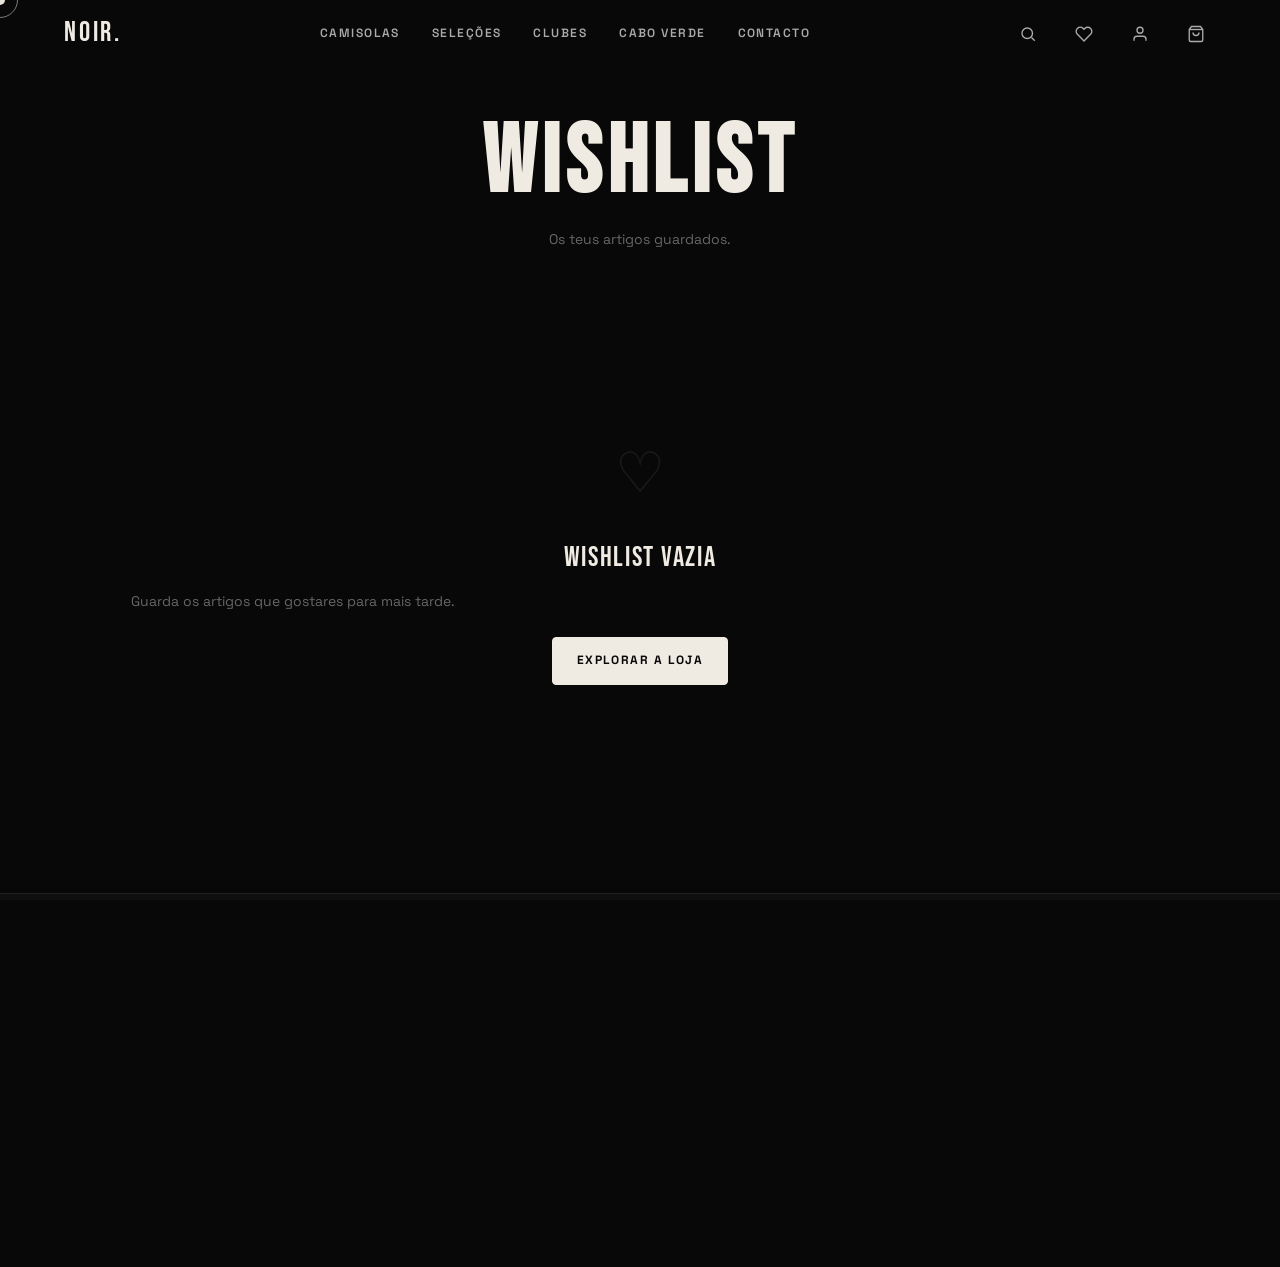
<file: wishlist.html>
<!DOCTYPE html>
<html lang="pt">
<head>
  <meta charset="UTF-8">
  <meta name="viewport" content="width=device-width, initial-scale=1.0">
  <title>Wishlist — NOIR.</title>
  <link rel="preconnect" href="https://fonts.googleapis.com">
  <link rel="stylesheet" href="css/main.css">
  <link rel="stylesheet" href="css/animations.css">
</head>
<body>
<div id="header"></div>

<div class="page-header">
  <div class="container">
    <h1 class="page-header-title">Wishlist</h1>
    <p class="page-header-sub">Os teus artigos guardados.</p>
  </div>
</div>

<div class="container section-sm">
  <div id="wishlistGrid" class="grid-4"></div>
</div>

<div id="footer"></div>
<script src="js/data.js"></script>
<script src="js/app.js"></script>
<script src="js/cart.js"></script>
<script src="js/shop.js"></script>
<script>
document.addEventListener('DOMContentLoaded', () => {
  const grid = document.getElementById('wishlistGrid');
  if (!grid) return;
  const wl = getWishlist();
  if (!wl.length) {
    grid.innerHTML = `
      <div style="grid-column:1/-1;text-align:center;padding:80px 0;color:var(--text-3)">
        <div style="font-size:56px;opacity:.2;margin-bottom:16px">♡</div>
        <div style="font-family:var(--font-display);font-size:28px;letter-spacing:.06em;text-transform:uppercase;color:var(--text);margin-bottom:8px">Wishlist vazia</div>
        <p style="font-size:14px;margin-bottom:24px">Guarda os artigos que gostares para mais tarde.</p>
        <a href="shop.html" class="btn btn-primary">Explorar a Loja</a>
      </div>`;
    return;
  }
  const items = (typeof PRODUCTS !== 'undefined' ? PRODUCTS : []).filter(p => wl.includes(p.id));
  grid.innerHTML = items.map(p => renderProductCard(p)).join('');
  grid.querySelectorAll('[data-wish]').forEach(btn => btn.classList.add('active'));
  initScrollReveal();
});
</script>
</body>
</html>
</file>
<file: css/main.css>
@import url('https://fonts.googleapis.com/css2?family=Bebas+Neue&family=Space+Grotesk:wght@300;400;500;600;700&family=Cormorant+Garamond:ital,wght@0,400;0,600;1,400;1,600&display=swap');

/* ============================================================
   DESIGN TOKENS
   ============================================================ */
:root {
  --bg:        #080808;
  --bg-2:      #0f0f0f;
  --bg-3:      #141414;
  --bg-4:      #1c1c1c;
  --bg-5:      #242424;
  --surface:   #1a1a1a;

  --text:      #f0ebe2;
  --text-2:    #aaa;
  --text-3:    #666;
  --text-4:    #333;
  --text-inv:  #080808;

  --accent:    #c4a47c;
  --accent-2:  #d4b48c;
  --accent-3:  #a8886a;

  --green:     #4ec97a;
  --red:       #e05050;
  --yellow:    #e0b030;
  --blue:      #5090e0;

  --border:    rgba(240,235,226,0.08);
  --border-2:  rgba(240,235,226,0.16);
  --border-3:  rgba(240,235,226,0.25);

  --font-display:   'Bebas Neue', sans-serif;
  --font-ui:        'Space Grotesk', sans-serif;
  --font-editorial: 'Cormorant Garamond', serif;

  --s1:  4px; --s2: 8px;  --s3: 12px; --s4: 16px; --s5: 20px;
  --s6: 24px; --s8: 32px; --s10: 40px; --s12: 48px; --s14: 56px;
  --s16: 64px; --s20: 80px; --s24: 96px; --s32: 128px;

  --nav-h:  68px;
  --max-w:  1440px;
  --pad:    clamp(16px, 5vw, 80px);

  --r1: 2px; --r2: 4px; --r3: 8px; --r4: 12px; --r5: 16px; --rf: 100px;

  --t1: 0.15s ease;
  --t2: 0.3s ease;
  --t3: 0.5s ease;
  --t-spring: 0.45s cubic-bezier(0.175, 0.885, 0.32, 1.275);

  --shadow-sm: 0 2px 8px rgba(0,0,0,0.35);
  --shadow-md: 0 8px 24px rgba(0,0,0,0.45);
  --shadow-lg: 0 20px 60px rgba(0,0,0,0.55);
  --shadow-xl: 0 40px 100px rgba(0,0,0,0.65);

  --z-below: -1; --z-base: 1; --z-raised: 10;
  --z-dropdown: 100; --z-sticky: 200; --z-overlay: 300;
  --z-modal: 400; --z-toast: 500; --z-cursor: 9999;
}

/* ============================================================
   RESET
   ============================================================ */
*, *::before, *::after { box-sizing: border-box; margin: 0; padding: 0; }
html { scroll-behavior: smooth; font-size: 16px; }
body {
  background: var(--bg);
  color: var(--text);
  font-family: var(--font-ui);
  font-size: 15px;
  line-height: 1.65;
  overflow-x: hidden;
  -webkit-font-smoothing: antialiased;
  -moz-osx-font-smoothing: grayscale;
}
img, video { display: block; width: 100%; height: auto; object-fit: cover; }
a { color: inherit; text-decoration: none; transition: color var(--t1); }
button { background: none; border: none; cursor: pointer; font-family: inherit; color: inherit; }
ul, ol { list-style: none; }
input, select, textarea { font-family: inherit; }
h1,h2,h3,h4,h5,h6 { font-weight: 600; line-height: 1.2; }
p { max-width: 65ch; }

/* ============================================================
   SCROLLBAR
   ============================================================ */
::-webkit-scrollbar { width: 6px; height: 6px; }
::-webkit-scrollbar-track { background: var(--bg-2); }
::-webkit-scrollbar-thumb { background: var(--bg-5); border-radius: var(--rf); }
::-webkit-scrollbar-thumb:hover { background: var(--text-3); }

/* ============================================================
   CUSTOM CURSOR
   ============================================================ */
.cursor {
  position: fixed;
  width: 10px; height: 10px;
  background: var(--text);
  border-radius: 50%;
  pointer-events: none;
  transform: translate(-50%, -50%);
  z-index: var(--z-cursor);
  transition: transform 0.1s, width 0.3s, height 0.3s, background 0.3s;
  mix-blend-mode: difference;
}
.cursor-ring {
  position: fixed;
  width: 36px; height: 36px;
  border: 1px solid rgba(240,235,226,0.5);
  border-radius: 50%;
  pointer-events: none;
  transform: translate(-50%, -50%);
  z-index: var(--z-cursor);
  transition: transform 0.18s ease, width 0.35s, height 0.35s, border-color 0.3s;
}
.cursor.is-hovering { width: 6px; height: 6px; }
.cursor-ring.is-hovering { width: 56px; height: 56px; border-color: var(--accent); }
.cursor.is-clicking { transform: translate(-50%,-50%) scale(0.7); }
@media (pointer: coarse) { .cursor, .cursor-ring { display: none; } }

/* ============================================================
   TYPOGRAPHY
   ============================================================ */
.display-xl {
  font-family: var(--font-display);
  font-size: clamp(72px, 12vw, 200px);
  line-height: 0.9;
  letter-spacing: 0.02em;
  text-transform: uppercase;
}
.display-lg {
  font-family: var(--font-display);
  font-size: clamp(48px, 8vw, 120px);
  line-height: 0.92;
  letter-spacing: 0.02em;
  text-transform: uppercase;
}
.display-md {
  font-family: var(--font-display);
  font-size: clamp(36px, 5vw, 72px);
  line-height: 0.95;
  text-transform: uppercase;
  letter-spacing: 0.03em;
}
.display-sm {
  font-family: var(--font-display);
  font-size: clamp(24px, 3vw, 40px);
  line-height: 1;
  text-transform: uppercase;
  letter-spacing: 0.05em;
}
.editorial {
  font-family: var(--font-editorial);
  font-style: italic;
  font-size: clamp(18px, 2.5vw, 28px);
  font-weight: 400;
}
.label {
  font-size: 11px;
  font-weight: 600;
  letter-spacing: 0.15em;
  text-transform: uppercase;
  color: var(--text-2);
}
.price {
  font-size: 17px;
  font-weight: 600;
  letter-spacing: 0.02em;
}
.price-lg {
  font-size: 26px;
  font-weight: 700;
  letter-spacing: 0.01em;
}
.price-compare {
  font-size: 13px;
  font-weight: 400;
  color: var(--text-3);
  text-decoration: line-through;
}

/* ============================================================
   LAYOUT
   ============================================================ */
.container {
  width: 100%;
  max-width: var(--max-w);
  margin: 0 auto;
  padding: 0 var(--pad);
}
.container-sm {
  width: 100%;
  max-width: 900px;
  margin: 0 auto;
  padding: 0 var(--pad);
}
.grid-2 { display: grid; grid-template-columns: 1fr 1fr; gap: var(--s8); }
.grid-3 { display: grid; grid-template-columns: repeat(3, 1fr); gap: var(--s6); }
.grid-4 { display: grid; grid-template-columns: repeat(4, 1fr); gap: var(--s6); }
.flex { display: flex; }
.flex-center { display: flex; align-items: center; justify-content: center; }
.flex-between { display: flex; align-items: center; justify-content: space-between; }
.flex-col { display: flex; flex-direction: column; }
.gap-1 { gap: var(--s1); } .gap-2 { gap: var(--s2); } .gap-3 { gap: var(--s3); }
.gap-4 { gap: var(--s4); } .gap-6 { gap: var(--s6); } .gap-8 { gap: var(--s8); }

/* ============================================================
   SECTION
   ============================================================ */
.section { padding: var(--s20) 0; }
.section-lg { padding: var(--s32) 0; }
.section-sm { padding: var(--s12) 0; }
.section-header {
  display: flex;
  align-items: flex-end;
  justify-content: space-between;
  margin-bottom: var(--s10);
  gap: var(--s4);
}
.section-title {
  font-family: var(--font-display);
  font-size: clamp(28px, 4vw, 52px);
  text-transform: uppercase;
  letter-spacing: 0.04em;
  line-height: 1;
}
.section-link {
  font-size: 12px;
  font-weight: 600;
  letter-spacing: 0.12em;
  text-transform: uppercase;
  color: var(--text-2);
  display: flex;
  align-items: center;
  gap: var(--s2);
  white-space: nowrap;
  transition: color var(--t1);
}
.section-link:hover { color: var(--text); }
.section-link svg { transition: transform var(--t1); }
.section-link:hover svg { transform: translateX(4px); }

/* ============================================================
   NAVIGATION
   ============================================================ */
.nav {
  position: fixed;
  top: 0; left: 0; right: 0;
  height: var(--nav-h);
  z-index: var(--z-sticky);
  transition: background var(--t2), border-color var(--t2);
  border-bottom: 1px solid transparent;
}
.nav.scrolled {
  background: rgba(8,8,8,0.95);
  backdrop-filter: blur(20px);
  -webkit-backdrop-filter: blur(20px);
  border-bottom-color: var(--border);
}
.nav-inner {
  height: 100%;
  display: flex;
  align-items: center;
  justify-content: space-between;
  gap: var(--s8);
}
.nav-logo {
  font-family: var(--font-display);
  font-size: 28px;
  letter-spacing: 0.1em;
  color: var(--text);
  flex-shrink: 0;
  transition: opacity var(--t1);
}
.nav-logo:hover { opacity: 0.7; }
.nav-links {
  display: flex;
  align-items: center;
  gap: var(--s8);
}
.nav-link {
  font-size: 12px;
  font-weight: 600;
  letter-spacing: 0.12em;
  text-transform: uppercase;
  color: var(--text-2);
  transition: color var(--t1);
  position: relative;
}
.nav-link::after {
  content: '';
  position: absolute;
  bottom: -3px; left: 0; right: 100%;
  height: 1px;
  background: var(--accent);
  transition: right var(--t2);
}
.nav-link:hover { color: var(--text); }
.nav-link:hover::after { right: 0; }
.nav-link.active { color: var(--text); }
.nav-link.active::after { right: 0; }
.nav-actions {
  display: flex;
  align-items: center;
  gap: var(--s4);
}
.nav-icon-btn {
  width: 40px; height: 40px;
  display: flex;
  align-items: center;
  justify-content: center;
  color: var(--text-2);
  transition: color var(--t1);
  position: relative;
  border-radius: var(--r2);
}
.nav-icon-btn:hover { color: var(--text); }
.nav-cart-count {
  position: absolute;
  top: 3px; right: 3px;
  width: 16px; height: 16px;
  background: var(--accent);
  color: var(--text-inv);
  font-size: 10px;
  font-weight: 700;
  border-radius: var(--rf);
  display: flex;
  align-items: center;
  justify-content: center;
  line-height: 1;
  opacity: 0;
  transform: scale(0);
  transition: opacity var(--t1), transform var(--t-spring);
}
.nav-cart-count.visible { opacity: 1; transform: scale(1); }

/* Mobile menu toggle */
.nav-hamburger {
  display: none;
  width: 40px; height: 40px;
  align-items: center;
  justify-content: center;
  flex-direction: column;
  gap: 5px;
  cursor: pointer;
}
.nav-hamburger span {
  display: block;
  width: 22px; height: 1.5px;
  background: var(--text);
  transition: transform var(--t2), opacity var(--t2), width var(--t2);
  transform-origin: center;
}
.nav-hamburger.open span:nth-child(1) { transform: translateY(6.5px) rotate(45deg); }
.nav-hamburger.open span:nth-child(2) { opacity: 0; transform: scaleX(0); }
.nav-hamburger.open span:nth-child(3) { transform: translateY(-6.5px) rotate(-45deg); }

/* Mobile menu */
.mobile-menu {
  position: fixed;
  top: var(--nav-h); left: 0; right: 0; bottom: 0;
  background: var(--bg);
  z-index: calc(var(--z-sticky) - 1);
  padding: var(--s8) var(--pad);
  display: flex;
  flex-direction: column;
  transform: translateX(100%);
  transition: transform 0.4s cubic-bezier(0.77, 0, 0.175, 1);
  overflow-y: auto;
}
.mobile-menu.open { transform: translateX(0); }
.mobile-menu-links { margin-bottom: var(--s12); }
.mobile-menu-link {
  display: block;
  font-family: var(--font-display);
  font-size: 42px;
  letter-spacing: 0.04em;
  text-transform: uppercase;
  color: var(--text-3);
  padding: var(--s3) 0;
  border-bottom: 1px solid var(--border);
  transition: color var(--t1), padding-left var(--t2);
}
.mobile-menu-link:hover { color: var(--text); padding-left: var(--s4); }

/* Search overlay */
.search-overlay {
  position: fixed;
  inset: 0;
  background: rgba(8,8,8,0.97);
  z-index: var(--z-modal);
  display: flex;
  flex-direction: column;
  align-items: center;
  justify-content: flex-start;
  padding: var(--s24) var(--pad);
  opacity: 0;
  pointer-events: none;
  transition: opacity var(--t2);
}
.search-overlay.open { opacity: 1; pointer-events: all; }
.search-input-wrap {
  width: 100%;
  max-width: 700px;
  position: relative;
  margin-bottom: var(--s8);
}
.search-input {
  width: 100%;
  background: transparent;
  border: none;
  border-bottom: 1px solid var(--border-3);
  color: var(--text);
  font-family: var(--font-display);
  font-size: clamp(36px, 6vw, 72px);
  letter-spacing: 0.05em;
  text-transform: uppercase;
  padding: var(--s4) 0;
  outline: none;
}
.search-input::placeholder { color: var(--text-4); }
.search-close {
  position: fixed;
  top: var(--s6); right: var(--s6);
  width: 48px; height: 48px;
  display: flex;
  align-items: center;
  justify-content: center;
  color: var(--text-2);
  transition: color var(--t1);
}
.search-close:hover { color: var(--text); }
.search-results {
  width: 100%;
  max-width: 700px;
  display: grid;
  grid-template-columns: repeat(auto-fill, minmax(160px, 1fr));
  gap: var(--s4);
}

/* ============================================================
   CART SIDEBAR
   ============================================================ */
.cart-overlay {
  position: fixed;
  inset: 0;
  background: rgba(0,0,0,0.6);
  z-index: var(--z-overlay);
  opacity: 0;
  pointer-events: none;
  transition: opacity var(--t2);
  backdrop-filter: blur(4px);
}
.cart-overlay.open { opacity: 1; pointer-events: all; }
.cart-sidebar {
  position: fixed;
  top: 0; right: 0; bottom: 0;
  width: min(440px, 100vw);
  background: var(--bg-2);
  z-index: var(--z-modal);
  display: flex;
  flex-direction: column;
  transform: translateX(100%);
  transition: transform 0.45s cubic-bezier(0.77, 0, 0.175, 1);
  border-left: 1px solid var(--border);
}
.cart-sidebar.open { transform: translateX(0); }
.cart-sidebar-header {
  display: flex;
  align-items: center;
  justify-content: space-between;
  padding: var(--s5) var(--s6);
  border-bottom: 1px solid var(--border);
  flex-shrink: 0;
}
.cart-sidebar-title {
  font-family: var(--font-display);
  font-size: 20px;
  letter-spacing: 0.08em;
  text-transform: uppercase;
}
.cart-items-wrap {
  flex: 1;
  overflow-y: auto;
  padding: var(--s4) var(--s6);
}
.cart-item {
  display: flex;
  gap: var(--s4);
  padding: var(--s4) 0;
  border-bottom: 1px solid var(--border);
}
.cart-item:last-child { border-bottom: none; }
.cart-item-img {
  width: 84px; height: 100px;
  flex-shrink: 0;
  border-radius: var(--r2);
  overflow: hidden;
  background: var(--bg-4);
}
.cart-item-img .product-placeholder {
  width: 100%; height: 100%;
}
.cart-item-info { flex: 1; min-width: 0; }
.cart-item-name {
  font-size: 13px;
  font-weight: 600;
  margin-bottom: var(--s1);
  white-space: nowrap;
  overflow: hidden;
  text-overflow: ellipsis;
}
.cart-item-meta { font-size: 12px; color: var(--text-3); margin-bottom: var(--s3); }
.cart-item-bottom { display: flex; align-items: center; justify-content: space-between; }
.cart-item-price { font-size: 14px; font-weight: 600; }
.cart-qty {
  display: flex;
  align-items: center;
  gap: var(--s2);
  background: var(--bg-3);
  border-radius: var(--r2);
  padding: var(--s1);
}
.cart-qty-btn {
  width: 26px; height: 26px;
  display: flex;
  align-items: center;
  justify-content: center;
  color: var(--text-2);
  transition: color var(--t1);
  font-size: 16px;
  line-height: 1;
}
.cart-qty-btn:hover { color: var(--text); }
.cart-qty-num { font-size: 13px; font-weight: 600; min-width: 20px; text-align: center; }
.cart-item-remove {
  color: var(--text-3);
  font-size: 11px;
  transition: color var(--t1);
  margin-top: var(--s2);
  display: block;
  cursor: pointer;
  background: none;
  border: none;
  font-family: inherit;
  letter-spacing: 0.05em;
  text-transform: uppercase;
}
.cart-item-remove:hover { color: var(--red); }
.cart-sidebar-footer {
  padding: var(--s5) var(--s6);
  border-top: 1px solid var(--border);
  flex-shrink: 0;
}
.cart-subtotal {
  display: flex;
  justify-content: space-between;
  align-items: center;
  margin-bottom: var(--s4);
  font-size: 13px;
}
.cart-subtotal-label { color: var(--text-2); text-transform: uppercase; letter-spacing: 0.08em; font-size: 11px; }
.cart-subtotal-value { font-weight: 700; font-size: 18px; }
.cart-empty-msg {
  text-align: center;
  padding: var(--s16) var(--s6);
  color: var(--text-3);
}
.cart-empty-msg svg { margin: 0 auto var(--s4); opacity: 0.3; }
.cart-empty-msg p { font-size: 14px; margin: 0 auto; }

/* ============================================================
   FOOTER
   ============================================================ */
.footer {
  background: var(--bg-2);
  border-top: 1px solid var(--border);
  padding: var(--s16) 0 var(--s8);
  margin-top: var(--s20);
}
.footer-grid {
  display: grid;
  grid-template-columns: 2fr 1fr 1fr 1fr;
  gap: var(--s10);
  margin-bottom: var(--s12);
}
.footer-logo {
  font-family: var(--font-display);
  font-size: 36px;
  letter-spacing: 0.1em;
  margin-bottom: var(--s4);
  color: var(--text);
}
.footer-tagline {
  font-size: 13px;
  color: var(--text-3);
  line-height: 1.7;
  margin-bottom: var(--s6);
  max-width: 280px;
}
.footer-social {
  display: flex;
  gap: var(--s3);
}
.footer-social-link {
  width: 38px; height: 38px;
  border: 1px solid var(--border-2);
  border-radius: var(--r2);
  display: flex;
  align-items: center;
  justify-content: center;
  color: var(--text-2);
  transition: all var(--t1);
}
.footer-social-link:hover {
  border-color: var(--accent);
  color: var(--accent);
  background: rgba(196,164,124,0.08);
}
.footer-col-title {
  font-size: 11px;
  font-weight: 700;
  letter-spacing: 0.15em;
  text-transform: uppercase;
  color: var(--text);
  margin-bottom: var(--s5);
}
.footer-links { display: flex; flex-direction: column; gap: var(--s3); }
.footer-link {
  font-size: 13px;
  color: var(--text-3);
  transition: color var(--t1);
}
.footer-link:hover { color: var(--text); }
.footer-bottom {
  display: flex;
  align-items: center;
  justify-content: space-between;
  padding-top: var(--s6);
  border-top: 1px solid var(--border);
  font-size: 12px;
  color: var(--text-4);
  gap: var(--s4);
  flex-wrap: wrap;
}
.footer-payment {
  display: flex;
  gap: var(--s2);
  align-items: center;
}
.payment-icon {
  padding: 3px 6px;
  background: var(--bg-4);
  border-radius: var(--r1);
  font-size: 10px;
  font-weight: 600;
  letter-spacing: 0.06em;
  color: var(--text-2);
}

/* ============================================================
   BUTTONS
   ============================================================ */
.btn {
  display: inline-flex;
  align-items: center;
  justify-content: center;
  gap: var(--s2);
  padding: 0 var(--s6);
  height: 48px;
  font-size: 12px;
  font-weight: 700;
  letter-spacing: 0.12em;
  text-transform: uppercase;
  border-radius: var(--r2);
  transition: all var(--t1);
  cursor: pointer;
  white-space: nowrap;
  position: relative;
  overflow: hidden;
  font-family: var(--font-ui);
}
.btn::after {
  content: '';
  position: absolute;
  inset: 0;
  background: rgba(255,255,255,0.06);
  opacity: 0;
  transition: opacity var(--t1);
}
.btn:hover::after { opacity: 1; }
.btn-primary {
  background: var(--text);
  color: var(--text-inv);
  border: 1px solid var(--text);
}
.btn-primary:hover {
  background: var(--accent);
  border-color: var(--accent);
  color: var(--text-inv);
}
.btn-outline {
  background: transparent;
  color: var(--text);
  border: 1px solid var(--border-2);
}
.btn-outline:hover { border-color: var(--text); }
.btn-ghost {
  background: transparent;
  color: var(--text-2);
  border: none;
}
.btn-ghost:hover { color: var(--text); }
.btn-accent {
  background: var(--accent);
  color: var(--text-inv);
  border: 1px solid var(--accent);
}
.btn-accent:hover { background: var(--accent-2); border-color: var(--accent-2); }
.btn-danger { background: var(--red); color: #fff; border: 1px solid var(--red); }
.btn-sm { height: 36px; padding: 0 var(--s4); font-size: 11px; }
.btn-lg { height: 56px; padding: 0 var(--s10); font-size: 13px; }
.btn-full { width: 100%; }
.btn-icon {
  width: 40px; height: 40px;
  padding: 0;
  border-radius: var(--r2);
  border: 1px solid var(--border-2);
  color: var(--text-2);
}
.btn-icon:hover { border-color: var(--border-3); color: var(--text); }
.btn[disabled] { opacity: 0.4; cursor: not-allowed; pointer-events: none; }
.btn-loading { pointer-events: none; }
.btn-loading::before {
  content: '';
  width: 14px; height: 14px;
  border: 2px solid currentColor;
  border-top-color: transparent;
  border-radius: 50%;
  animation: spin 0.7s linear infinite;
  margin-right: var(--s2);
}

/* ============================================================
   PRODUCT CARD
   ============================================================ */
.product-card {
  position: relative;
  cursor: pointer;
}
.product-card-media {
  position: relative;
  overflow: hidden;
  border-radius: var(--r3);
  background: var(--bg-3);
  aspect-ratio: 3/4;
  margin-bottom: var(--s3);
}
.product-card-media img,
.product-card-media .product-placeholder {
  width: 100%; height: 100%;
  object-fit: cover;
  transition: transform 0.6s ease, opacity 0.4s ease;
}
.product-card-img-hover {
  position: absolute;
  inset: 0;
  opacity: 0;
  transition: opacity 0.4s ease;
}
.product-card:hover .product-card-media img { transform: scale(1.04); }
.product-card:hover .product-card-img-hover { opacity: 1; }
.product-card:hover .product-card-img-main { opacity: 0; }
.product-card-actions {
  position: absolute;
  bottom: var(--s3); left: var(--s3); right: var(--s3);
  display: flex;
  gap: var(--s2);
  transform: translateY(8px);
  opacity: 0;
  transition: all var(--t2);
}
.product-card:hover .product-card-actions { transform: translateY(0); opacity: 1; }
.product-card-action {
  flex: 1;
  height: 40px;
  background: rgba(8,8,8,0.9);
  backdrop-filter: blur(8px);
  color: var(--text);
  font-size: 11px;
  font-weight: 600;
  letter-spacing: 0.1em;
  text-transform: uppercase;
  border-radius: var(--r2);
  display: flex;
  align-items: center;
  justify-content: center;
  gap: var(--s1);
  transition: background var(--t1);
  border: none;
  cursor: pointer;
  font-family: var(--font-ui);
}
.product-card-action:hover { background: var(--text); color: var(--text-inv); }
.product-card-action-icon {
  width: 40px;
  flex: none;
}
.product-card-badges {
  position: absolute;
  top: var(--s3); left: var(--s3);
  display: flex;
  flex-direction: column;
  gap: var(--s1);
}
.badge {
  padding: 3px var(--s2);
  font-size: 10px;
  font-weight: 700;
  letter-spacing: 0.1em;
  text-transform: uppercase;
  border-radius: var(--r1);
}
.badge-new { background: var(--text); color: var(--text-inv); }
.badge-sale { background: var(--red); color: #fff; }
.badge-limited { background: var(--accent); color: var(--text-inv); }
.badge-sold-out { background: var(--bg-5); color: var(--text-2); }
.product-card-wishlist {
  position: absolute;
  top: var(--s3); right: var(--s3);
  width: 36px; height: 36px;
  background: rgba(8,8,8,0.7);
  backdrop-filter: blur(8px);
  border-radius: var(--rf);
  display: flex;
  align-items: center;
  justify-content: center;
  color: var(--text-2);
  transition: all var(--t1);
  opacity: 0;
  border: none;
  cursor: pointer;
}
.product-card:hover .product-card-wishlist { opacity: 1; }
.product-card-wishlist:hover, .product-card-wishlist.active { color: var(--red); background: rgba(8,8,8,0.9); }
.product-card-wishlist.active { opacity: 1; }
.product-card-info { padding: 0 var(--s1); }
.product-card-name {
  font-size: 14px;
  font-weight: 500;
  margin-bottom: var(--s1);
  white-space: nowrap;
  overflow: hidden;
  text-overflow: ellipsis;
  color: var(--text);
}
.product-card-meta {
  font-size: 12px;
  color: var(--text-3);
  margin-bottom: var(--s2);
}
.product-card-price {
  display: flex;
  align-items: center;
  gap: var(--s2);
}
.product-card-colors {
  display: flex;
  gap: var(--s1);
  margin-top: var(--s2);
}
.color-dot {
  width: 14px; height: 14px;
  border-radius: 50%;
  border: 1.5px solid transparent;
  cursor: pointer;
  transition: border-color var(--t1), transform var(--t1);
}
.color-dot:hover, .color-dot.active { border-color: var(--text); transform: scale(1.2); }

/* Product placeholder */
.product-placeholder {
  width: 100%; height: 100%;
  display: flex;
  align-items: center;
  justify-content: center;
}

/* Jersey silhouette clip-path for product cards */
.product-card-media .product-placeholder,
.cart-item-img .product-placeholder {
  clip-path: polygon(
    30% 0%, 8% 5%, 0% 20%, 10% 38%, 20% 34%,
    18% 100%, 82% 100%, 80% 34%, 90% 38%,
    100% 20%, 92% 5%, 70% 0%,
    62% 12%, 50% 15%, 38% 12%
  );
}

/* Collection card jersey image */
.collection-card-jersey { background: var(--bg-3); }
.collection-jersey-img {
  width: 100%; height: 100%;
  object-fit: contain;
  padding: 18% 20% 8%;
  transition: transform var(--t3);
}
.collection-card:hover .collection-jersey-img {
  transform: scale(1.06) translateY(-4px);
}

/* Legacy neutral shades (fallback) */
.ph-1 { background: linear-gradient(160deg, #141418 0%, #22222a 100%); }
.ph-2 { background: linear-gradient(160deg, #180f0a 0%, #2d1c10 100%); }
.ph-3 { background: linear-gradient(160deg, #0a1410 0%, #162819 100%); }
.ph-4 { background: linear-gradient(160deg, #0f0f18 0%, #1c1c2e 100%); }
.ph-5 { background: linear-gradient(160deg, #180a0a 0%, #2e1414 100%); }
.ph-6 { background: linear-gradient(160deg, #141818 0%, #1f2828 100%); }
.ph-7 { background: linear-gradient(160deg, #141010 0%, #261c1c 100%); }
.ph-8 { background: linear-gradient(160deg, #0f1418 0%, #1a2330 100%); }

/* ---- Team-specific jersey colors ---- */

/* Cabo Verde */
.ph-cv-blue  { background: linear-gradient(160deg, #002060 0%, #0047B0 100%); }
.ph-cv-white { background: linear-gradient(160deg, #E8ECF8 0%, #FFFFFF 100%); }

/* Seleções Nacionais */
.ph-portugal  { background: linear-gradient(145deg, #8B0020 0%, #A2173A 55%, #006600 100%); }
.ph-france    { background: linear-gradient(160deg, #001650 0%, #002776 100%); }
.ph-germany   { background: linear-gradient(160deg, #1a1a1a 0%, #3a3a3a 50%, #ffffff 100%); }
.ph-italy     { background: linear-gradient(160deg, #001a80 0%, #003399 100%); }
.ph-espanha   { background: linear-gradient(160deg, #820010 0%, #AA151B 100%); }
.ph-brasil    { background: linear-gradient(145deg, #005C1E 0%, #009C3B 40%, #F5D100 100%); }
.ph-argentina { background: linear-gradient(160deg, #4a8acc 0%, #74ACDF 50%, #ffffff 100%); }

/* Clubes */
.ph-barca    {
  background: linear-gradient(
    90deg,
    #004D98 0%, #004D98 14.28%,
    #A50044 14.28%, #A50044 28.57%,
    #004D98 28.57%, #004D98 42.86%,
    #A50044 42.86%, #A50044 57.14%,
    #004D98 57.14%, #004D98 71.42%,
    #A50044 71.42%, #A50044 85.71%,
    #004D98 85.71%, #004D98 100%
  );
}
.ph-madrid   { background: linear-gradient(160deg, #D0D0D8 0%, #F8F8FA 100%); }
.ph-manu     { background: linear-gradient(160deg, #8B0000 0%, #DA020E 100%); }
.ph-psg      { background: linear-gradient(160deg, #001a60 0%, #003C8E 70%, #ED1C24 100%); }
.ph-liverpool { background: linear-gradient(160deg, #8B0010 0%, #C8102E 100%); }
.ph-milan    {
  background: repeating-linear-gradient(
    90deg,
    #FB090B 0px, #FB090B 22px,
    #0a0a0a 22px, #0a0a0a 44px
  );
}
.ph-city     { background: linear-gradient(160deg, #3a8ab0 0%, #6CABDD 100%); }

/* ============================================================
   FORMS
   ============================================================ */
.form-group { display: flex; flex-direction: column; gap: var(--s2); }
.form-label {
  font-size: 11px;
  font-weight: 600;
  letter-spacing: 0.12em;
  text-transform: uppercase;
  color: var(--text-2);
}
.form-input,
.form-select,
.form-textarea {
  background: var(--bg-3);
  border: 1px solid var(--border);
  color: var(--text);
  font-family: var(--font-ui);
  font-size: 14px;
  padding: 0 var(--s4);
  height: 48px;
  border-radius: var(--r2);
  outline: none;
  transition: border-color var(--t1), background var(--t1);
  width: 100%;
}
.form-textarea { height: auto; padding: var(--s3) var(--s4); resize: vertical; min-height: 120px; }
.form-input:focus, .form-select:focus, .form-textarea:focus {
  border-color: var(--border-3);
  background: var(--bg-4);
}
.form-input::placeholder, .form-textarea::placeholder { color: var(--text-4); }
.form-input.error { border-color: var(--red); }
.form-error { font-size: 12px; color: var(--red); margin-top: var(--s1); }
.form-row { display: grid; grid-template-columns: 1fr 1fr; gap: var(--s4); }
.form-select { appearance: none; cursor: pointer; }
.form-checkbox-wrap {
  display: flex;
  align-items: center;
  gap: var(--s3);
  cursor: pointer;
}
.form-checkbox {
  width: 18px; height: 18px;
  border: 1.5px solid var(--border-2);
  border-radius: var(--r1);
  background: var(--bg-3);
  appearance: none;
  cursor: pointer;
  position: relative;
  flex-shrink: 0;
  transition: all var(--t1);
}
.form-checkbox:checked {
  background: var(--text);
  border-color: var(--text);
}
.form-checkbox:checked::after {
  content: '';
  position: absolute;
  top: 2px; left: 5px;
  width: 5px; height: 9px;
  border: 2px solid var(--bg);
  border-top: none; border-left: none;
  transform: rotate(45deg);
}
.form-checkbox-label { font-size: 13px; color: var(--text-2); }

/* ============================================================
   MODAL
   ============================================================ */
.modal-overlay {
  position: fixed;
  inset: 0;
  background: rgba(0,0,0,0.7);
  z-index: var(--z-modal);
  display: flex;
  align-items: center;
  justify-content: center;
  padding: var(--s6);
  opacity: 0;
  pointer-events: none;
  transition: opacity var(--t2);
  backdrop-filter: blur(4px);
}
.modal-overlay.open { opacity: 1; pointer-events: all; }
.modal {
  background: var(--bg-2);
  border: 1px solid var(--border);
  border-radius: var(--r4);
  padding: var(--s8);
  width: 100%;
  max-width: 560px;
  max-height: 90vh;
  overflow-y: auto;
  transform: scale(0.95) translateY(16px);
  transition: transform var(--t2);
}
.modal-overlay.open .modal { transform: scale(1) translateY(0); }
.modal-header {
  display: flex;
  align-items: center;
  justify-content: space-between;
  margin-bottom: var(--s6);
}
.modal-title {
  font-family: var(--font-display);
  font-size: 24px;
  letter-spacing: 0.06em;
  text-transform: uppercase;
}

/* ============================================================
   TOAST NOTIFICATIONS
   ============================================================ */
.toast-container {
  position: fixed;
  bottom: var(--s6);
  left: 50%;
  transform: translateX(-50%);
  z-index: var(--z-toast);
  display: flex;
  flex-direction: column;
  align-items: center;
  gap: var(--s2);
  pointer-events: none;
}
.toast {
  background: var(--bg-4);
  border: 1px solid var(--border-2);
  border-radius: var(--rf);
  padding: var(--s3) var(--s5);
  font-size: 13px;
  color: var(--text);
  display: flex;
  align-items: center;
  gap: var(--s3);
  backdrop-filter: blur(12px);
  white-space: nowrap;
  animation: toastIn 0.4s var(--t-spring) forwards;
  box-shadow: var(--shadow-md);
  pointer-events: all;
}
.toast.toast-success { border-color: rgba(78,201,122,0.3); }
.toast.toast-error { border-color: rgba(224,80,80,0.3); }
.toast.toast-out { animation: toastOut 0.3s ease forwards; }
.toast-dot {
  width: 6px; height: 6px;
  border-radius: 50%;
  background: var(--accent);
  flex-shrink: 0;
}
.toast.toast-success .toast-dot { background: var(--green); }
.toast.toast-error .toast-dot { background: var(--red); }

/* ============================================================
   NEWSLETTER POPUP
   ============================================================ */
.newsletter-popup {
  position: fixed;
  bottom: var(--s6);
  right: var(--s6);
  width: min(420px, calc(100vw - 32px));
  background: var(--bg-2);
  border: 1px solid var(--border-2);
  border-radius: var(--r4);
  padding: var(--s8);
  z-index: var(--z-modal);
  transform: translateY(20px);
  opacity: 0;
  pointer-events: none;
  transition: all 0.5s cubic-bezier(0.34, 1.56, 0.64, 1);
  box-shadow: var(--shadow-xl);
}
.newsletter-popup.visible { transform: translateY(0); opacity: 1; pointer-events: all; }
.newsletter-popup-close {
  position: absolute;
  top: var(--s4); right: var(--s4);
  width: 32px; height: 32px;
  display: flex;
  align-items: center;
  justify-content: center;
  color: var(--text-3);
  transition: color var(--t1);
  cursor: pointer;
}
.newsletter-popup-close:hover { color: var(--text); }
.newsletter-popup-tag {
  font-size: 10px;
  font-weight: 700;
  letter-spacing: 0.15em;
  text-transform: uppercase;
  color: var(--accent);
  margin-bottom: var(--s3);
}
.newsletter-popup-title {
  font-family: var(--font-display);
  font-size: 28px;
  letter-spacing: 0.04em;
  text-transform: uppercase;
  line-height: 1;
  margin-bottom: var(--s2);
}
.newsletter-popup-sub {
  font-size: 13px;
  color: var(--text-3);
  margin-bottom: var(--s5);
  max-width: 100%;
}
.newsletter-popup-form { display: flex; gap: var(--s2); }
.newsletter-popup-input {
  flex: 1;
  height: 44px;
  background: var(--bg-4);
  border: 1px solid var(--border);
  border-radius: var(--r2);
  color: var(--text);
  font-family: var(--font-ui);
  font-size: 13px;
  padding: 0 var(--s4);
  outline: none;
  transition: border-color var(--t1);
}
.newsletter-popup-input:focus { border-color: var(--border-3); }
.newsletter-popup-input::placeholder { color: var(--text-4); }
.newsletter-popup-btn {
  height: 44px;
  padding: 0 var(--s5);
  background: var(--text);
  color: var(--text-inv);
  border-radius: var(--r2);
  font-size: 11px;
  font-weight: 700;
  letter-spacing: 0.1em;
  text-transform: uppercase;
  border: none;
  cursor: pointer;
  font-family: var(--font-ui);
  white-space: nowrap;
  transition: background var(--t1);
}
.newsletter-popup-btn:hover { background: var(--accent); }

/* ============================================================
   STAR RATING
   ============================================================ */
.stars {
  display: flex;
  gap: 2px;
  color: var(--accent);
  font-size: 13px;
}
.stars-wrap { display: flex; align-items: center; gap: var(--s2); }
.stars-count { font-size: 12px; color: var(--text-3); }

/* ============================================================
   TABS
   ============================================================ */
.tabs { border-bottom: 1px solid var(--border); display: flex; gap: 0; }
.tab-btn {
  padding: var(--s3) var(--s5);
  font-size: 12px;
  font-weight: 600;
  letter-spacing: 0.1em;
  text-transform: uppercase;
  color: var(--text-3);
  border: none;
  border-bottom: 2px solid transparent;
  margin-bottom: -1px;
  cursor: pointer;
  transition: all var(--t1);
  font-family: var(--font-ui);
}
.tab-btn:hover { color: var(--text-2); }
.tab-btn.active { color: var(--text); border-bottom-color: var(--accent); }
.tab-panel { display: none; padding: var(--s6) 0; }
.tab-panel.active { display: block; }

/* ============================================================
   BREADCRUMB
   ============================================================ */
.breadcrumb {
  display: flex;
  align-items: center;
  gap: var(--s2);
  font-size: 12px;
  color: var(--text-3);
  margin-bottom: var(--s6);
}
.breadcrumb a { transition: color var(--t1); }
.breadcrumb a:hover { color: var(--text); }
.breadcrumb-sep { color: var(--text-4); }
.breadcrumb-current { color: var(--text-2); }

/* ============================================================
   PAGINATION
   ============================================================ */
.pagination {
  display: flex;
  align-items: center;
  justify-content: center;
  gap: var(--s2);
  margin-top: var(--s12);
}
.page-btn {
  width: 40px; height: 40px;
  display: flex;
  align-items: center;
  justify-content: center;
  border: 1px solid var(--border);
  border-radius: var(--r2);
  font-size: 13px;
  color: var(--text-3);
  transition: all var(--t1);
  cursor: pointer;
  font-family: var(--font-ui);
}
.page-btn:hover { border-color: var(--border-2); color: var(--text); }
.page-btn.active { background: var(--text); color: var(--text-inv); border-color: var(--text); }

/* ============================================================
   SIZE SELECTOR
   ============================================================ */
.size-grid { display: flex; flex-wrap: wrap; gap: var(--s2); }
.size-btn {
  min-width: 52px;
  height: 44px;
  border: 1px solid var(--border);
  border-radius: var(--r2);
  font-size: 13px;
  font-weight: 600;
  color: var(--text-2);
  cursor: pointer;
  transition: all var(--t1);
  font-family: var(--font-ui);
  padding: 0 var(--s3);
  position: relative;
}
.size-btn:hover { border-color: var(--border-2); color: var(--text); }
.size-btn.active { background: var(--text); color: var(--text-inv); border-color: var(--text); }
.size-btn.out-of-stock {
  opacity: 0.35;
  cursor: not-allowed;
  text-decoration: line-through;
}

/* ============================================================
   DIVIDER
   ============================================================ */
.divider {
  border: none;
  border-top: 1px solid var(--border);
  margin: var(--s6) 0;
}

/* ============================================================
   BENEFITS BAR
   ============================================================ */
.benefits-bar {
  background: var(--bg-2);
  border-top: 1px solid var(--border);
  border-bottom: 1px solid var(--border);
  padding: var(--s5) 0;
}
.benefits-list {
  display: flex;
  align-items: center;
  justify-content: center;
  gap: var(--s10);
  flex-wrap: wrap;
}
.benefit-item {
  display: flex;
  align-items: center;
  gap: var(--s3);
  font-size: 12px;
  font-weight: 500;
  letter-spacing: 0.04em;
  color: var(--text-2);
}
.benefit-item svg { color: var(--accent); flex-shrink: 0; }

/* ============================================================
   SKELETON LOADING
   ============================================================ */
.skeleton {
  background: linear-gradient(90deg, var(--bg-3) 0%, var(--bg-4) 50%, var(--bg-3) 100%);
  background-size: 200% 100%;
  animation: shimmer 1.5s infinite;
  border-radius: var(--r2);
}
.skeleton-card { aspect-ratio: 3/4; border-radius: var(--r3); }
.skeleton-line { height: 14px; margin-bottom: var(--s2); }
.skeleton-line.short { width: 60%; }

/* ============================================================
   PAGE HEADER
   ============================================================ */
.page-header {
  padding: calc(var(--nav-h) + var(--s12)) 0 var(--s12);
  text-align: center;
}
.page-header-title {
  font-family: var(--font-display);
  font-size: clamp(48px, 8vw, 96px);
  text-transform: uppercase;
  letter-spacing: 0.06em;
  line-height: 1;
  margin-bottom: var(--s4);
}
.page-header-sub {
  font-size: 14px;
  color: var(--text-3);
  max-width: 480px;
  margin: 0 auto;
}

/* ============================================================
   ACCORDION
   ============================================================ */
.accordion-item { border-bottom: 1px solid var(--border); }
.accordion-trigger {
  display: flex;
  align-items: center;
  justify-content: space-between;
  width: 100%;
  padding: var(--s4) 0;
  font-size: 13px;
  font-weight: 600;
  letter-spacing: 0.06em;
  text-transform: uppercase;
  color: var(--text-2);
  cursor: pointer;
  transition: color var(--t1);
  font-family: var(--font-ui);
  border: none;
  background: none;
}
.accordion-trigger:hover { color: var(--text); }
.accordion-trigger svg {
  transition: transform var(--t2);
  flex-shrink: 0;
  color: var(--text-3);
}
.accordion-item.open .accordion-trigger svg { transform: rotate(180deg); }
.accordion-content {
  max-height: 0;
  overflow: hidden;
  transition: max-height 0.4s ease, padding 0.3s ease;
}
.accordion-item.open .accordion-content { max-height: 500px; }
.accordion-body {
  font-size: 13px;
  color: var(--text-3);
  line-height: 1.7;
  padding-bottom: var(--s4);
}

/* ============================================================
   ORDER SUMMARY (cart/checkout)
   ============================================================ */
.order-summary {
  background: var(--bg-2);
  border: 1px solid var(--border);
  border-radius: var(--r4);
  padding: var(--s6);
}
.order-summary-title {
  font-family: var(--font-display);
  font-size: 16px;
  letter-spacing: 0.08em;
  text-transform: uppercase;
  margin-bottom: var(--s5);
}
.order-line {
  display: flex;
  justify-content: space-between;
  align-items: center;
  font-size: 13px;
  color: var(--text-3);
  margin-bottom: var(--s3);
}
.order-line.total {
  color: var(--text);
  font-weight: 700;
  font-size: 15px;
  margin-top: var(--s4);
  padding-top: var(--s4);
  border-top: 1px solid var(--border);
}
.order-line-label { }
.order-line-value { font-weight: 500; color: var(--text); }
.coupon-wrap { display: flex; gap: var(--s2); margin-top: var(--s4); }
.coupon-wrap .form-input { height: 42px; }
.coupon-btn {
  height: 42px;
  padding: 0 var(--s4);
  border: 1px solid var(--border-2);
  border-radius: var(--r2);
  font-size: 11px;
  font-weight: 600;
  letter-spacing: 0.1em;
  text-transform: uppercase;
  color: var(--text-2);
  cursor: pointer;
  transition: all var(--t1);
  font-family: var(--font-ui);
  white-space: nowrap;
}
.coupon-btn:hover { color: var(--text); border-color: var(--border-3); }

/* ============================================================
   STEP PROGRESS (checkout)
   ============================================================ */
.checkout-steps {
  display: flex;
  align-items: center;
  justify-content: center;
  gap: var(--s3);
  margin-bottom: var(--s10);
}
.checkout-step {
  display: flex;
  align-items: center;
  gap: var(--s2);
  font-size: 12px;
  font-weight: 600;
  letter-spacing: 0.08em;
  text-transform: uppercase;
  color: var(--text-4);
}
.checkout-step.active { color: var(--text); }
.checkout-step.done { color: var(--green); }
.step-num {
  width: 26px; height: 26px;
  border: 1.5px solid currentColor;
  border-radius: 50%;
  display: flex;
  align-items: center;
  justify-content: center;
  font-size: 11px;
  flex-shrink: 0;
}
.checkout-step-divider {
  width: 32px; height: 1px;
  background: var(--border);
}

/* ============================================================
   QUICK VIEW MODAL (product)
   ============================================================ */
.quick-view-grid {
  display: grid;
  grid-template-columns: 1fr 1fr;
  gap: var(--s6);
}
.quick-view-img {
  aspect-ratio: 3/4;
  background: var(--bg-3);
  border-radius: var(--r3);
  overflow: hidden;
}

/* ============================================================
   FILTER PANEL
   ============================================================ */
.filter-panel {
  width: 260px;
  flex-shrink: 0;
}
.filter-section { margin-bottom: var(--s6); }
.filter-title {
  font-size: 11px;
  font-weight: 700;
  letter-spacing: 0.15em;
  text-transform: uppercase;
  color: var(--text-2);
  margin-bottom: var(--s3);
}
.filter-options { display: flex; flex-direction: column; gap: var(--s2); }
.filter-option {
  display: flex;
  align-items: center;
  gap: var(--s3);
  cursor: pointer;
}
.filter-option-label {
  font-size: 13px;
  color: var(--text-3);
  transition: color var(--t1);
}
.filter-option:hover .filter-option-label { color: var(--text); }
.filter-color-options { display: flex; flex-wrap: wrap; gap: var(--s2); }
.filter-color-swatch {
  width: 28px; height: 28px;
  border-radius: 50%;
  cursor: pointer;
  border: 2px solid transparent;
  transition: all var(--t1);
}
.filter-color-swatch.active { border-color: var(--text); }
.filter-size-options { display: flex; flex-wrap: wrap; gap: var(--s2); }
.filter-size-chip {
  padding: var(--s1) var(--s3);
  border: 1px solid var(--border);
  border-radius: var(--r1);
  font-size: 12px;
  color: var(--text-3);
  cursor: pointer;
  transition: all var(--t1);
}
.filter-size-chip:hover { border-color: var(--border-2); color: var(--text); }
.filter-size-chip.active { background: var(--text); color: var(--text-inv); border-color: var(--text); }
.price-range { display: flex; align-items: center; gap: var(--s2); }
.price-range-input { flex: 1; }
input[type=range] {
  -webkit-appearance: none;
  background: transparent;
  width: 100%;
  cursor: pointer;
}
input[type=range]::-webkit-slider-runnable-track {
  height: 2px;
  background: var(--bg-5);
  border-radius: var(--rf);
}
input[type=range]::-webkit-slider-thumb {
  -webkit-appearance: none;
  width: 16px; height: 16px;
  border-radius: 50%;
  background: var(--text);
  margin-top: -7px;
  transition: transform var(--t1);
}
input[type=range]::-webkit-slider-thumb:hover { transform: scale(1.2); }
.filter-active-chips {
  display: flex;
  flex-wrap: wrap;
  gap: var(--s2);
  margin-bottom: var(--s4);
}
.filter-chip {
  display: flex;
  align-items: center;
  gap: var(--s1);
  padding: 4px var(--s3);
  background: var(--bg-4);
  border: 1px solid var(--border-2);
  border-radius: var(--rf);
  font-size: 11px;
  color: var(--text-2);
}
.filter-chip-remove {
  cursor: pointer;
  color: var(--text-3);
  transition: color var(--t1);
  line-height: 1;
  font-size: 14px;
}
.filter-chip-remove:hover { color: var(--red); }

/* ============================================================
   TRACKING TIMELINE
   ============================================================ */
.tracking-timeline {
  display: flex;
  flex-direction: column;
  gap: 0;
  position: relative;
}
.tracking-timeline::before {
  content: '';
  position: absolute;
  left: 15px; top: 16px; bottom: 16px;
  width: 1px;
  background: var(--border);
}
.tracking-step {
  display: flex;
  gap: var(--s5);
  padding-bottom: var(--s6);
  position: relative;
}
.tracking-step:last-child { padding-bottom: 0; }
.tracking-dot {
  width: 30px; height: 30px;
  border-radius: 50%;
  background: var(--bg-4);
  border: 2px solid var(--border);
  display: flex;
  align-items: center;
  justify-content: center;
  flex-shrink: 0;
  position: relative;
  z-index: 1;
}
.tracking-step.done .tracking-dot {
  background: var(--green);
  border-color: var(--green);
}
.tracking-step.current .tracking-dot {
  background: var(--accent);
  border-color: var(--accent);
  box-shadow: 0 0 0 4px rgba(196,164,124,0.2);
}
.tracking-step-content { flex: 1; padding-top: 4px; }
.tracking-step-label {
  font-size: 14px;
  font-weight: 600;
  color: var(--text-3);
  margin-bottom: 2px;
}
.tracking-step.done .tracking-step-label,
.tracking-step.current .tracking-step-label { color: var(--text); }
.tracking-step-date { font-size: 12px; color: var(--text-4); }

/* ============================================================
   UTILITY
   ============================================================ */
.sr-only {
  position: absolute;
  width: 1px; height: 1px;
  padding: 0; margin: -1px;
  overflow: hidden;
  clip: rect(0,0,0,0);
  border: 0;
}
.text-accent { color: var(--accent); }
.text-muted { color: var(--text-3); }
.text-center { text-align: center; }
.text-right { text-align: right; }
.mt-auto { margin-top: auto; }
.pt-nav { padding-top: var(--nav-h); }
.w-full { width: 100%; }
.hidden { display: none !important; }
.overflow-hidden { overflow: hidden; }

/* ============================================================
   RESPONSIVE
   ============================================================ */
@media (max-width: 1100px) {
  .filter-panel { width: 220px; }
  .footer-grid { grid-template-columns: 1fr 1fr; }
}
@media (max-width: 900px) {
  .nav-links { display: none; }
  .nav-hamburger { display: flex; }
  .grid-4 { grid-template-columns: repeat(2, 1fr); }
  .grid-3 { grid-template-columns: repeat(2, 1fr); }
  .footer-grid { grid-template-columns: 1fr 1fr; }
  .quick-view-grid { grid-template-columns: 1fr; }
}
@media (max-width: 600px) {
  :root { --nav-h: 56px; --pad: 16px; }
  .grid-2 { grid-template-columns: 1fr; }
  .grid-3 { grid-template-columns: repeat(2, 1fr); gap: var(--s3); }
  .grid-4 { grid-template-columns: repeat(2, 1fr); gap: var(--s3); }
  .footer-grid { grid-template-columns: 1fr; }
  .form-row { grid-template-columns: 1fr; }
  .section { padding: var(--s12) 0; }
  .section-lg { padding: var(--s20) 0; }
  .benefits-list { gap: var(--s5); flex-direction: column; align-items: flex-start; }
  .checkout-steps { gap: var(--s2); }
  .checkout-step span { display: none; }
  .cart-sidebar { width: 100vw; }
}
</file>
<file: css/animations.css>
/* ============================================================
   KEYFRAMES
   ============================================================ */
@keyframes spin {
  to { transform: rotate(360deg); }
}
@keyframes shimmer {
  0%   { background-position: 200% 0; }
  100% { background-position: -200% 0; }
}
@keyframes pulse {
  0%, 100% { opacity: 1; }
  50%       { opacity: 0.4; }
}
@keyframes toastIn {
  from { opacity: 0; transform: translateY(12px) scale(0.95); }
  to   { opacity: 1; transform: translateY(0) scale(1); }
}
@keyframes toastOut {
  from { opacity: 1; transform: translateY(0) scale(1); }
  to   { opacity: 0; transform: translateY(8px) scale(0.95); }
}
@keyframes fadeIn {
  from { opacity: 0; }
  to   { opacity: 1; }
}
@keyframes fadeInUp {
  from { opacity: 0; transform: translateY(24px); }
  to   { opacity: 1; transform: translateY(0); }
}
@keyframes fadeInDown {
  from { opacity: 0; transform: translateY(-24px); }
  to   { opacity: 1; transform: translateY(0); }
}
@keyframes fadeInLeft {
  from { opacity: 0; transform: translateX(-24px); }
  to   { opacity: 1; transform: translateX(0); }
}
@keyframes fadeInRight {
  from { opacity: 0; transform: translateX(24px); }
  to   { opacity: 1; transform: translateX(0); }
}
@keyframes scaleIn {
  from { opacity: 0; transform: scale(0.92); }
  to   { opacity: 1; transform: scale(1); }
}
@keyframes slideUp {
  from { transform: translateY(100%); opacity: 0; }
  to   { transform: translateY(0); opacity: 1; }
}
@keyframes revealMask {
  from { clip-path: inset(0 100% 0 0); }
  to   { clip-path: inset(0 0% 0 0); }
}
@keyframes lineGrow {
  from { transform: scaleX(0); }
  to   { transform: scaleX(1); }
}
@keyframes heroTextIn {
  0%   { opacity: 0; transform: translateY(40px) skewY(2deg); }
  100% { opacity: 1; transform: translateY(0) skewY(0); }
}
@keyframes float {
  0%, 100% { transform: translateY(0); }
  50%       { transform: translateY(-10px); }
}
@keyframes marquee {
  from { transform: translateX(0); }
  to   { transform: translateX(-50%); }
}
@keyframes cartBounce {
  0%   { transform: scale(1); }
  30%  { transform: scale(1.3); }
  60%  { transform: scale(0.9); }
  100% { transform: scale(1); }
}
@keyframes wishlistPop {
  0%   { transform: scale(1); }
  50%  { transform: scale(1.4); }
  100% { transform: scale(1); }
}
@keyframes gradientShift {
  0%   { background-position: 0% 50%; }
  50%  { background-position: 100% 50%; }
  100% { background-position: 0% 50%; }
}
@keyframes countUp {
  from { transform: translateY(100%); opacity: 0; }
  to   { transform: translateY(0); opacity: 1; }
}

/* ============================================================
   ANIMATION UTILITY CLASSES
   ============================================================ */
.anim-fade-in      { animation: fadeIn 0.5s ease forwards; }
.anim-fade-in-up   { animation: fadeInUp 0.6s ease forwards; }
.anim-fade-in-down { animation: fadeInDown 0.6s ease forwards; }
.anim-scale-in     { animation: scaleIn 0.4s ease forwards; }

.delay-1 { animation-delay: 0.1s; }
.delay-2 { animation-delay: 0.2s; }
.delay-3 { animation-delay: 0.3s; }
.delay-4 { animation-delay: 0.4s; }
.delay-5 { animation-delay: 0.5s; }
.delay-6 { animation-delay: 0.6s; }
.delay-7 { animation-delay: 0.7s; }
.delay-8 { animation-delay: 0.8s; }

/* ============================================================
   SCROLL REVEAL (initial hidden state)
   ============================================================ */
.reveal {
  opacity: 0;
  transform: translateY(30px);
  transition: opacity 0.7s ease, transform 0.7s ease;
}
.reveal.revealed {
  opacity: 1;
  transform: translateY(0);
}
.reveal-left {
  opacity: 0;
  transform: translateX(-30px);
  transition: opacity 0.7s ease, transform 0.7s ease;
}
.reveal-left.revealed {
  opacity: 1;
  transform: translateX(0);
}
.reveal-right {
  opacity: 0;
  transform: translateX(30px);
  transition: opacity 0.7s ease, transform 0.7s ease;
}
.reveal-right.revealed {
  opacity: 1;
  transform: translateX(0);
}
.reveal-scale {
  opacity: 0;
  transform: scale(0.94);
  transition: opacity 0.6s ease, transform 0.6s ease;
}
.reveal-scale.revealed {
  opacity: 1;
  transform: scale(1);
}

/* ============================================================
   PAGE TRANSITION
   ============================================================ */
.page-transition-overlay {
  position: fixed;
  inset: 0;
  background: var(--bg);
  z-index: 9998;
  transform: translateY(100%);
  transition: transform 0.5s cubic-bezier(0.77, 0, 0.175, 1);
  pointer-events: none;
}
.page-transition-overlay.entering {
  transform: translateY(0);
}
.page-transition-overlay.leaving {
  transform: translateY(-100%);
}
body.page-loading { overflow: hidden; }

/* ============================================================
   HERO ANIMATIONS
   ============================================================ */
.hero-text-line {
  overflow: hidden;
  display: block;
}
.hero-text-line span {
  display: block;
  animation: heroTextIn 1s cubic-bezier(0.215, 0.61, 0.355, 1) forwards;
  opacity: 0;
}
.hero-line-1 span { animation-delay: 0.1s; }
.hero-line-2 span { animation-delay: 0.25s; }
.hero-line-3 span { animation-delay: 0.4s; }
.hero-sub  { animation: fadeInUp 0.8s ease 0.6s both; }
.hero-ctas { animation: fadeInUp 0.8s ease 0.75s both; }

/* ============================================================
   MARQUEE (scrolling text band)
   ============================================================ */
.marquee-wrap {
  overflow: hidden;
  border-top: 1px solid var(--border);
  border-bottom: 1px solid var(--border);
  background: var(--bg-2);
  padding: var(--s3) 0;
}
.marquee-track {
  display: flex;
  width: max-content;
  animation: marquee 20s linear infinite;
}
.marquee-track:hover { animation-play-state: paused; }
.marquee-item {
  display: flex;
  align-items: center;
  gap: var(--s6);
  padding: 0 var(--s6);
  font-size: 11px;
  font-weight: 600;
  letter-spacing: 0.18em;
  text-transform: uppercase;
  color: var(--text-3);
  white-space: nowrap;
}
.marquee-dot {
  width: 4px; height: 4px;
  border-radius: 50%;
  background: var(--accent);
  flex-shrink: 0;
}

/* ============================================================
   PARALLAX SECTION
   ============================================================ */
.parallax-wrap {
  position: relative;
  overflow: hidden;
}
.parallax-bg {
  position: absolute;
  inset: -20%;
  will-change: transform;
}
.parallax-content {
  position: relative;
  z-index: 1;
}

/* ============================================================
   HOVER EFFECTS
   ============================================================ */
.hover-lift {
  transition: transform var(--t2), box-shadow var(--t2);
}
.hover-lift:hover {
  transform: translateY(-4px);
  box-shadow: var(--shadow-lg);
}
.hover-glow:hover {
  box-shadow: 0 0 24px rgba(196,164,124,0.2);
}
.hover-scale {
  transition: transform var(--t2);
}
.hover-scale:hover { transform: scale(1.03); }
.hover-bright {
  transition: filter var(--t2);
}
.hover-bright:hover { filter: brightness(1.1); }

/* ============================================================
   IMAGE REVEAL (on load / in viewport)
   ============================================================ */
.img-reveal-wrap {
  position: relative;
  overflow: hidden;
}
.img-reveal-wrap::after {
  content: '';
  position: absolute;
  inset: 0;
  background: var(--bg-3);
  transform-origin: right;
  transition: transform 0.8s cubic-bezier(0.77, 0, 0.175, 1);
}
.img-reveal-wrap.revealed::after {
  transform: scaleX(0);
}

/* ============================================================
   COUNT ANIMATION (numbers)
   ============================================================ */
.count-wrap { overflow: hidden; display: inline-block; }
.count-num {
  display: block;
  animation: countUp 0.5s ease forwards;
}

/* ============================================================
   ADD TO CART ANIMATION
   ============================================================ */
.cart-icon-anim {
  animation: cartBounce 0.5s var(--t-spring);
}
.wishlist-anim {
  animation: wishlistPop 0.4s var(--t-spring);
}

/* ============================================================
   VIDEO SECTION
   ============================================================ */
.video-section {
  position: relative;
  overflow: hidden;
}
.video-play-btn {
  position: absolute;
  inset: 0;
  display: flex;
  align-items: center;
  justify-content: center;
  cursor: pointer;
}
.video-play-circle {
  width: 80px; height: 80px;
  border: 1.5px solid rgba(240,235,226,0.6);
  border-radius: 50%;
  display: flex;
  align-items: center;
  justify-content: center;
  transition: all var(--t2);
  backdrop-filter: blur(4px);
}
.video-play-btn:hover .video-play-circle {
  width: 96px; height: 96px;
  background: rgba(240,235,226,0.1);
  border-color: var(--text);
}

/* ============================================================
   FLOATING BACKGROUND SHAPES
   ============================================================ */
.bg-blob {
  position: absolute;
  border-radius: 50%;
  filter: blur(80px);
  opacity: 0.04;
  pointer-events: none;
}
.bg-blob-1 {
  width: 600px; height: 600px;
  background: var(--accent);
  top: -200px; right: -200px;
  animation: float 8s ease-in-out infinite;
}
.bg-blob-2 {
  width: 400px; height: 400px;
  background: var(--text);
  bottom: -100px; left: -100px;
  animation: float 10s ease-in-out 2s infinite reverse;
}

/* ============================================================
   COLLECTION CARD HOVER
   ============================================================ */
.collection-card {
  position: relative;
  overflow: hidden;
  cursor: pointer;
  border-radius: var(--r3);
}
.collection-card-overlay {
  position: absolute;
  inset: 0;
  background: linear-gradient(to top, rgba(0,0,0,0.8) 0%, rgba(0,0,0,0.1) 60%);
  transition: background var(--t2);
}
.collection-card:hover .collection-card-overlay {
  background: linear-gradient(to top, rgba(0,0,0,0.9) 0%, rgba(0,0,0,0.3) 60%);
}
.collection-card-media {
  aspect-ratio: 4/5;
  background: var(--bg-3);
}
.collection-card-media img,
.collection-card-media .product-placeholder {
  width: 100%; height: 100%;
  transition: transform 0.7s ease;
}
.collection-card:hover .collection-card-media img,
.collection-card:hover .collection-card-media .product-placeholder { transform: scale(1.06); }
.collection-card-content {
  position: absolute;
  bottom: 0; left: 0; right: 0;
  padding: var(--s6);
  transform: translateY(6px);
  transition: transform var(--t2);
}
.collection-card:hover .collection-card-content { transform: translateY(0); }
.collection-card-title {
  font-family: var(--font-display);
  font-size: clamp(20px, 3vw, 32px);
  text-transform: uppercase;
  letter-spacing: 0.06em;
  line-height: 1;
  margin-bottom: var(--s2);
}
.collection-card-count {
  font-size: 12px;
  color: rgba(240,235,226,0.6);
  opacity: 0;
  transform: translateY(8px);
  transition: all var(--t2) 0.05s;
}
.collection-card:hover .collection-card-count {
  opacity: 1;
  transform: translateY(0);
}

/* ============================================================
   PREFERS REDUCED MOTION
   ============================================================ */
@media (prefers-reduced-motion: reduce) {
  *, *::before, *::after {
    animation-duration: 0.01ms !important;
    animation-iteration-count: 1 !important;
    transition-duration: 0.01ms !important;
  }
  .marquee-track { animation: none; }
}
</file>
